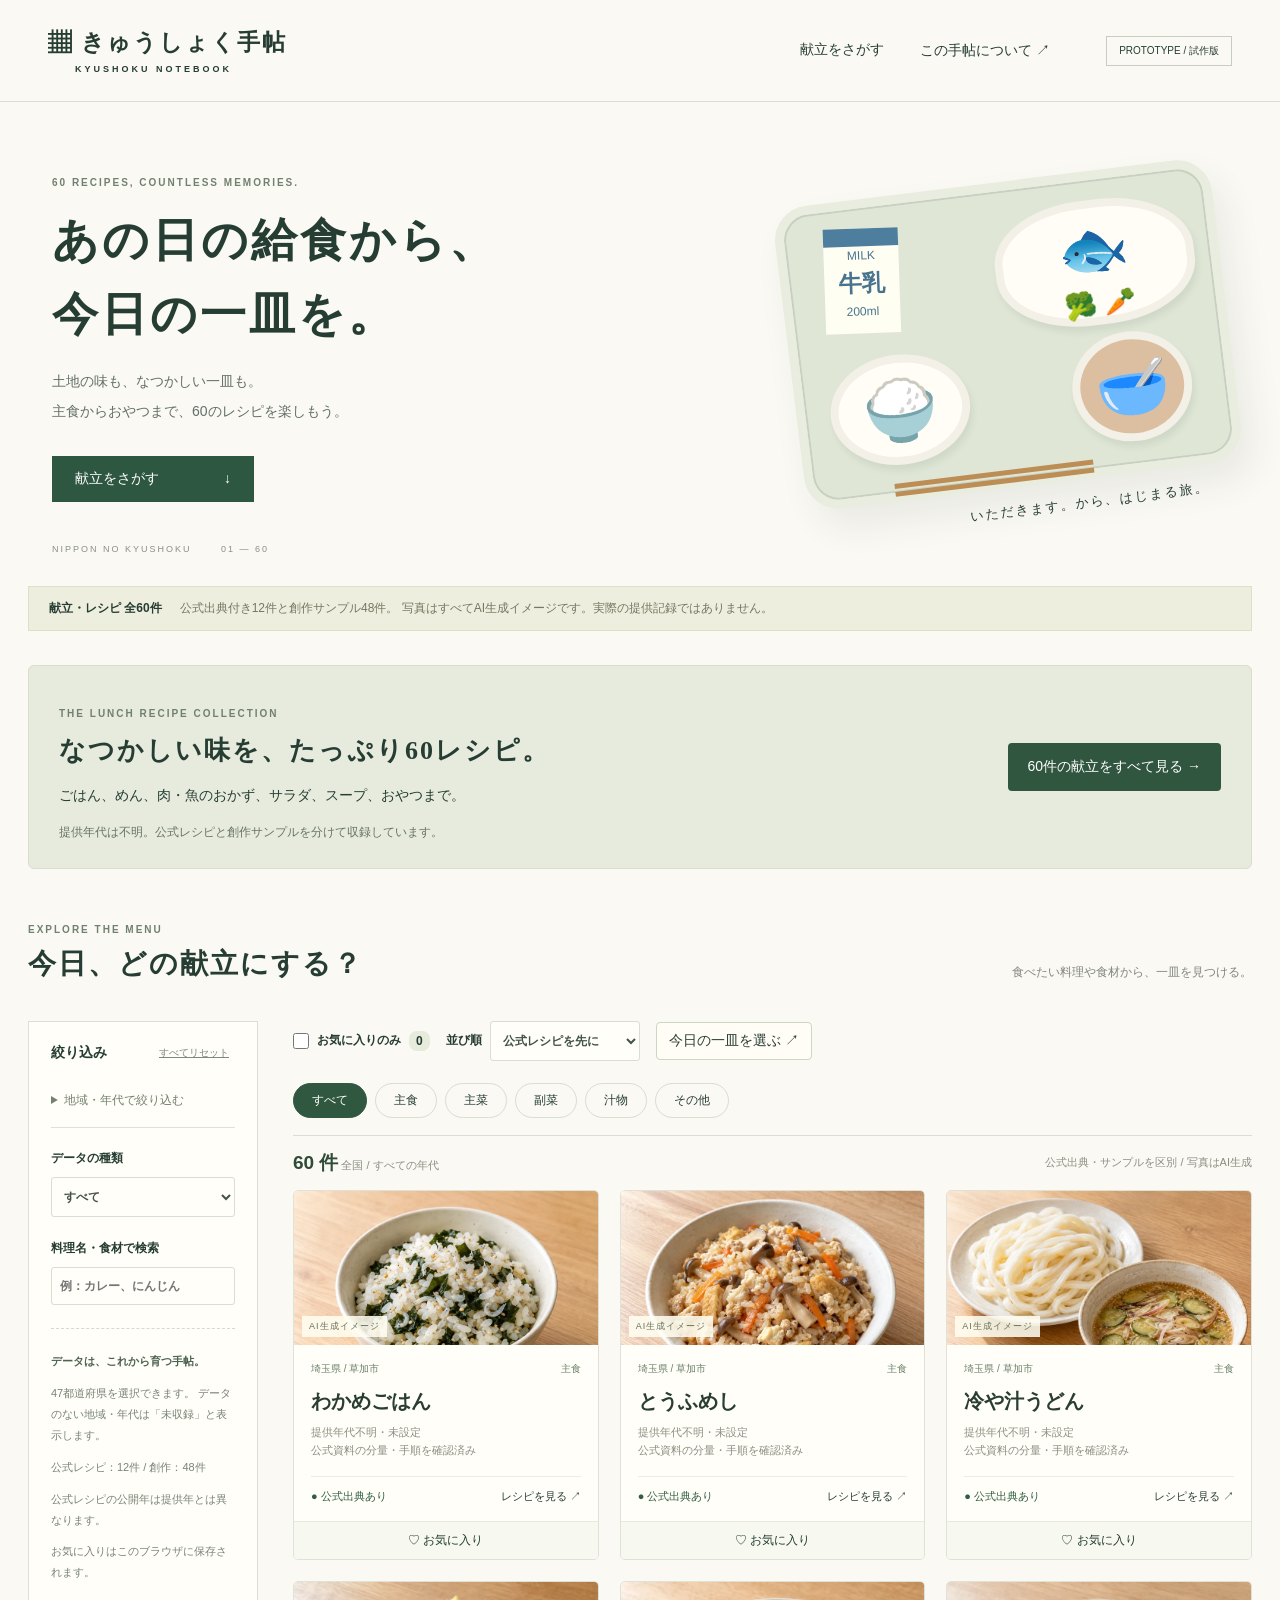
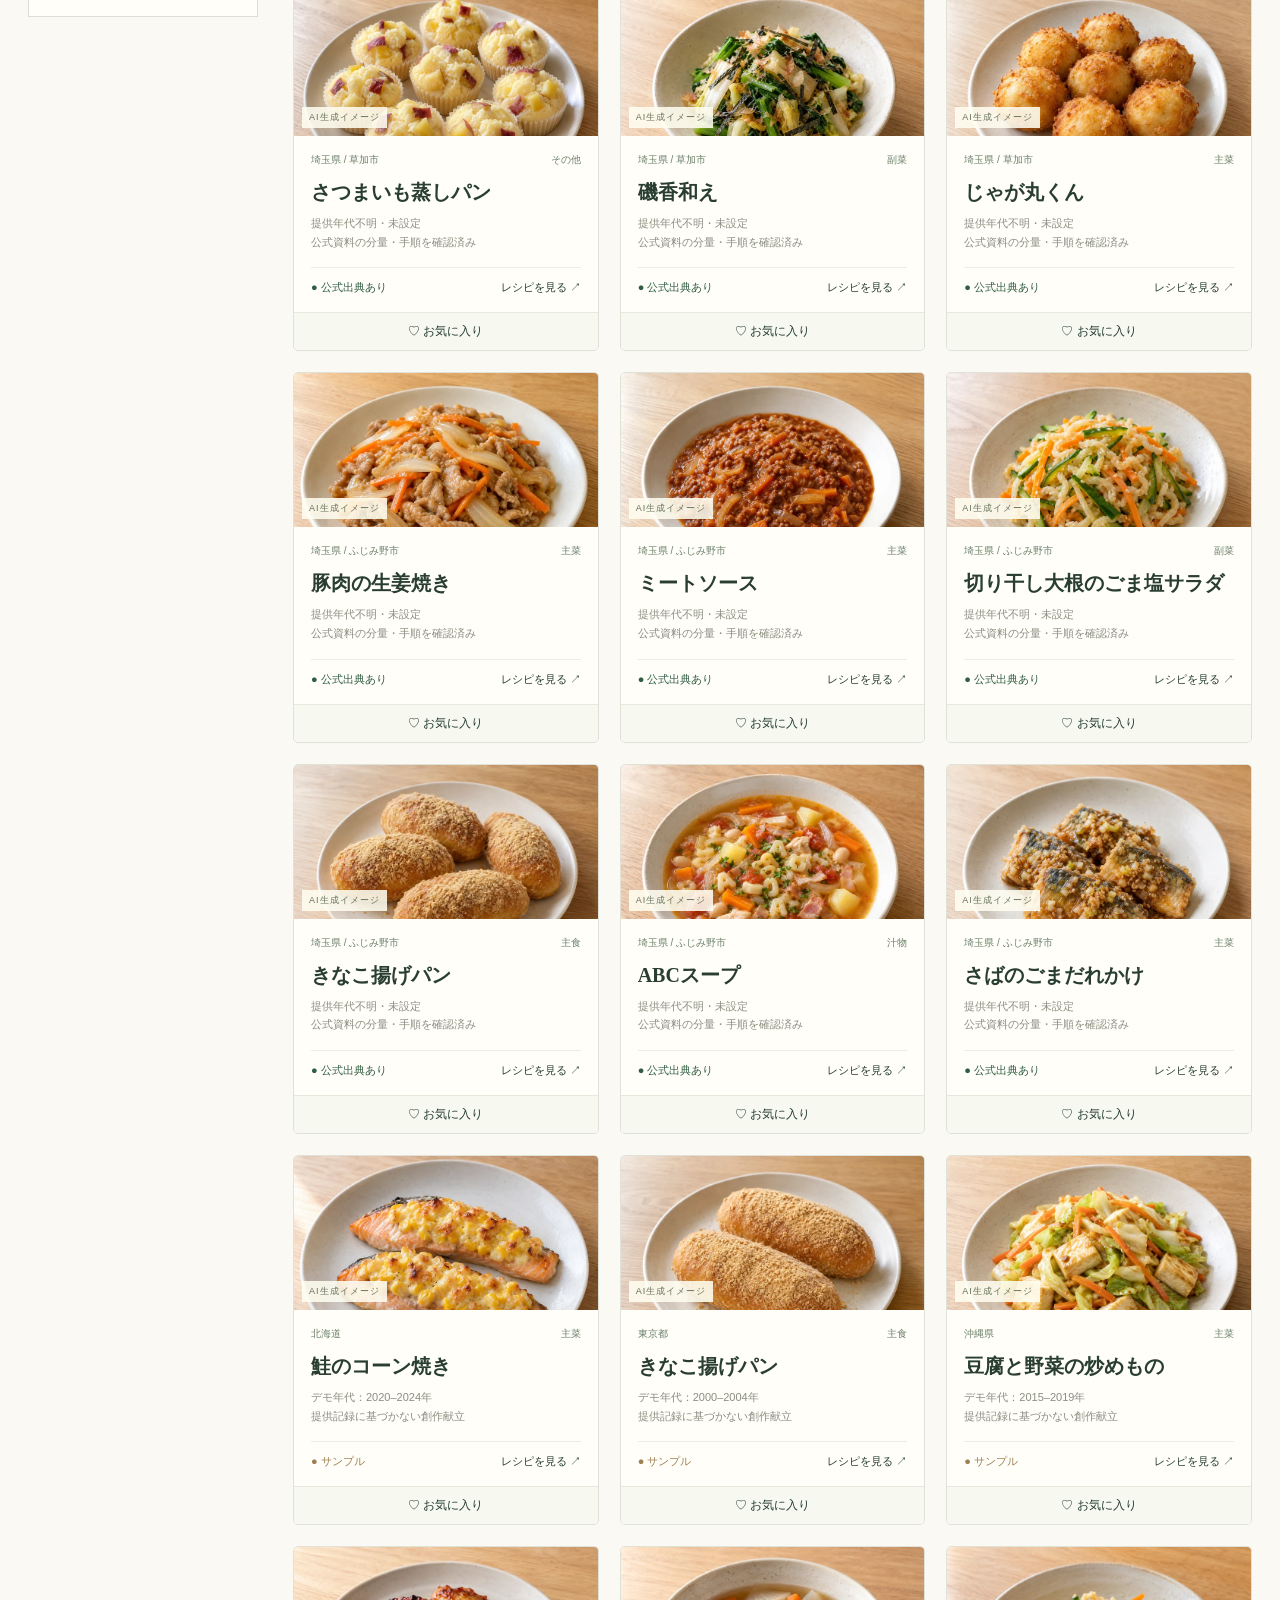
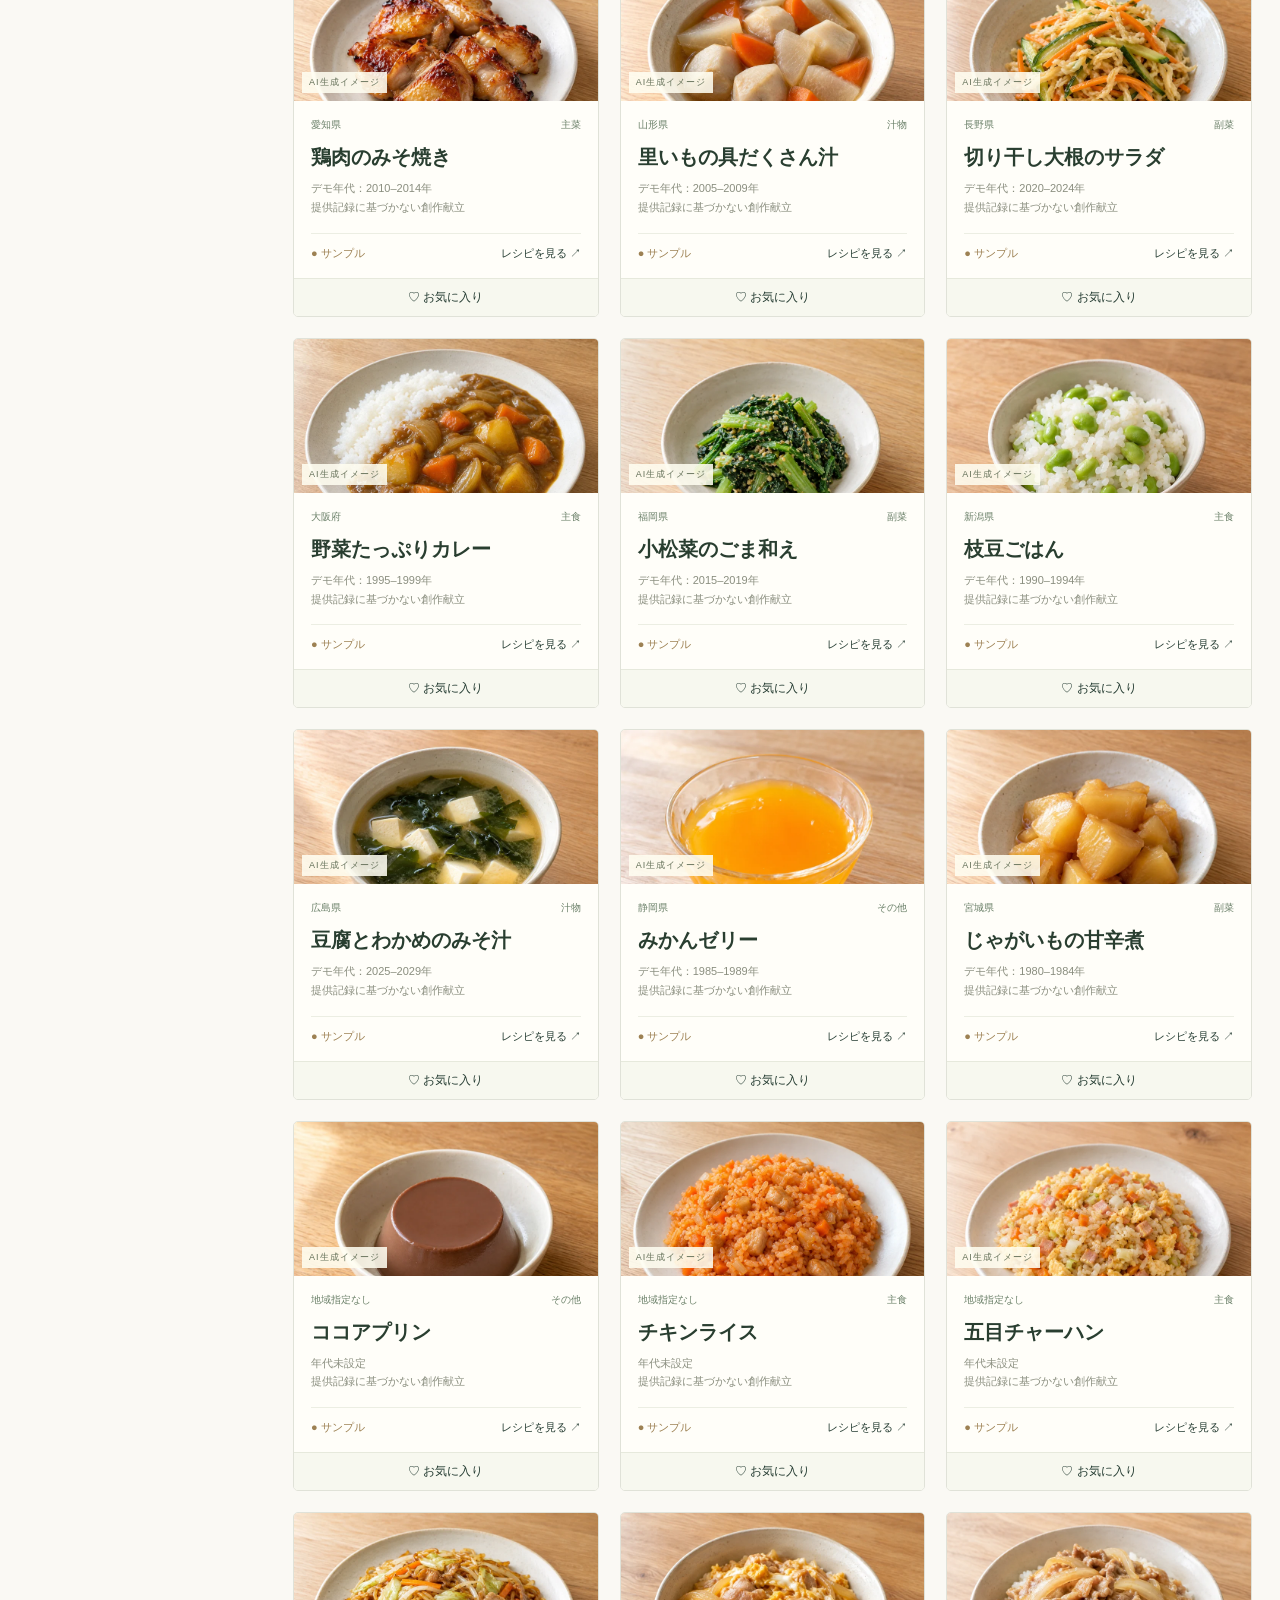
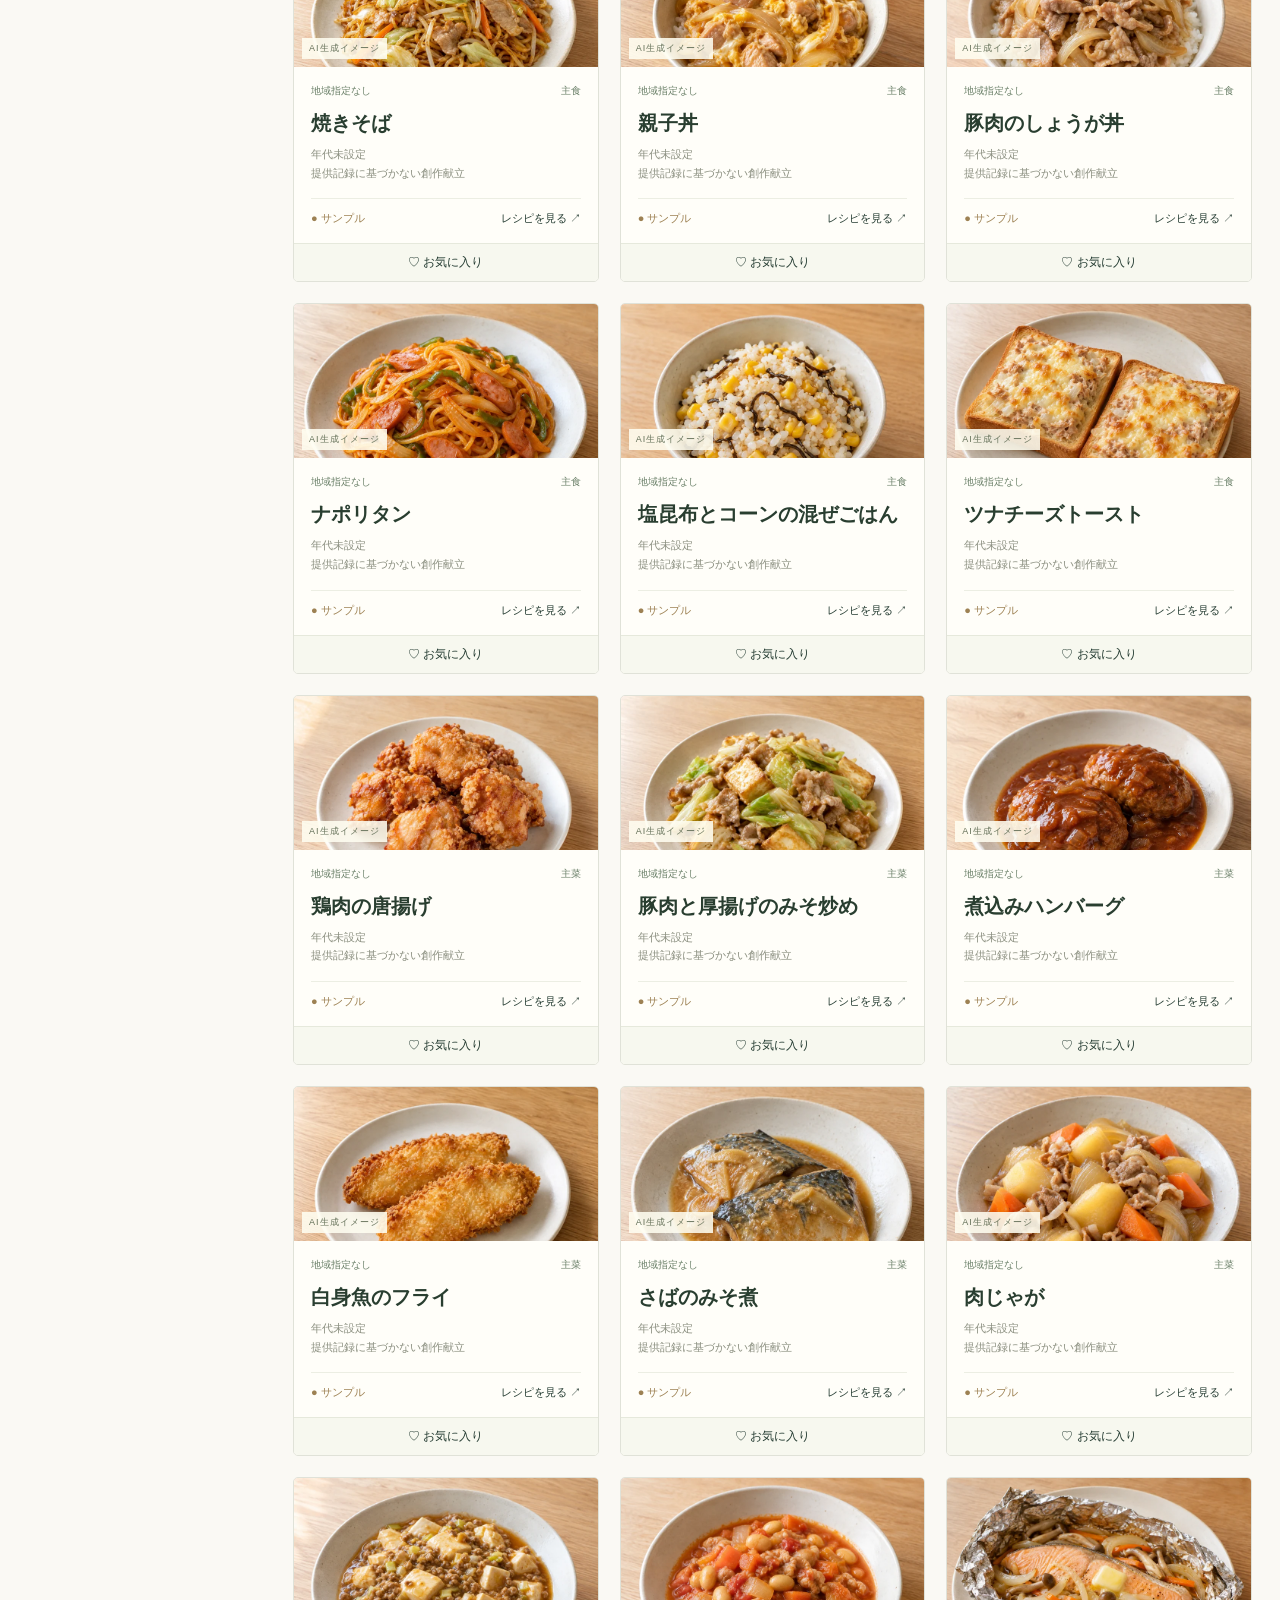
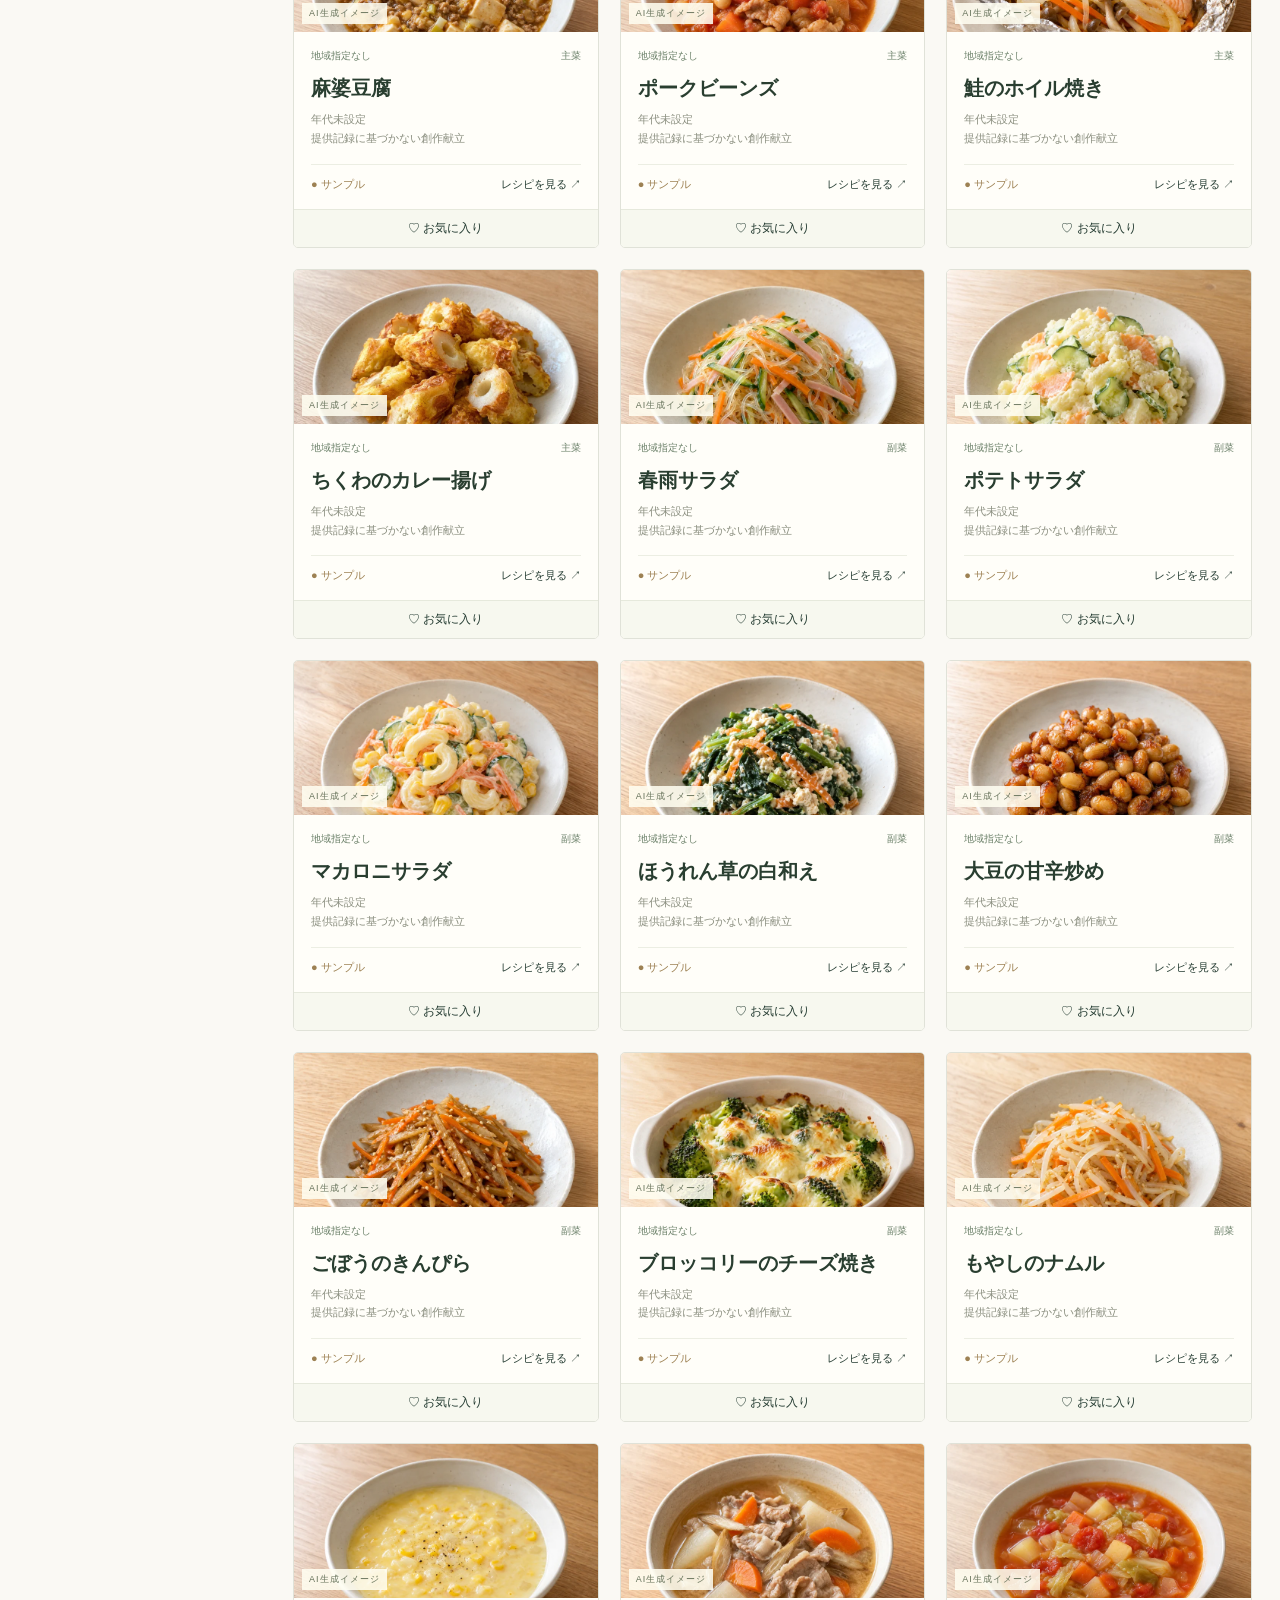
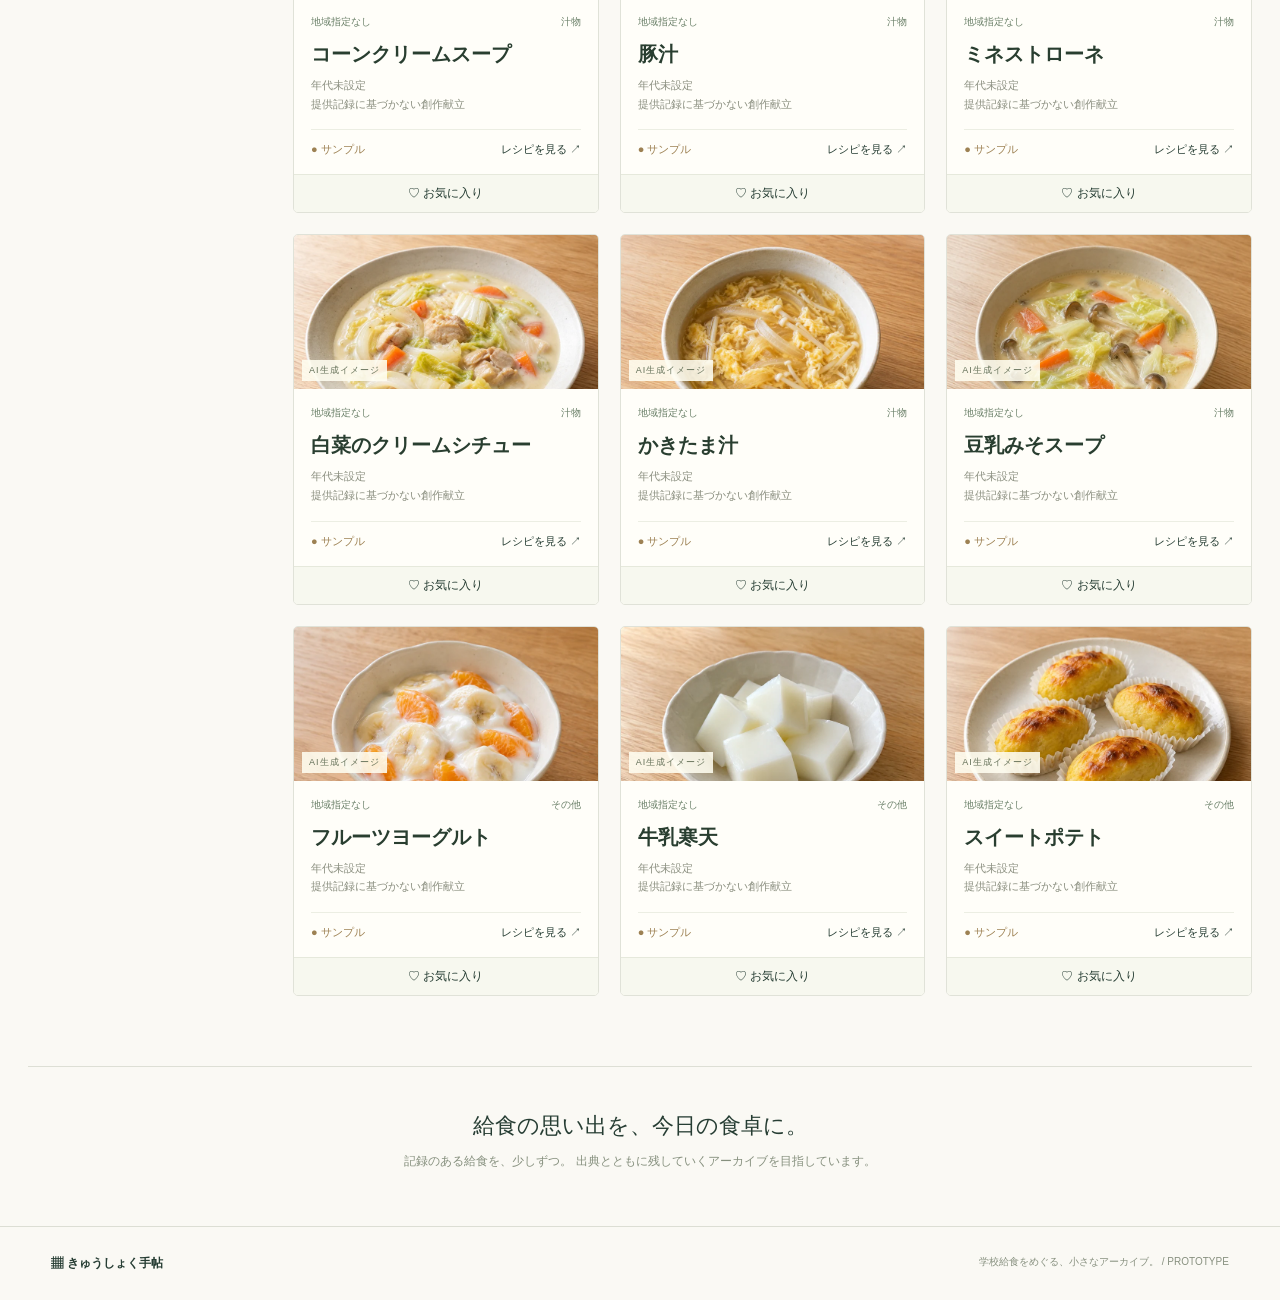
<file: docs/index.html>
<!doctype html>
<html lang="ja">
<head>
  <meta charset="UTF-8">
  <meta name="viewport" content="width=device-width, initial-scale=1">
  <title>きゅうしょく手帖 | 日本の給食をめぐる</title>
  <link rel="stylesheet" href="style.css">
</head>
<body>

<header>
  <a class="logo" href="./">
    ▦ きゅうしょく手帖
    <span>KYUSHOKU NOTEBOOK</span>
  </a>
  <nav>
    <a href="#explore">献立をさがす</a>
    <button id="about">この手帖について ↗</button>
  </nav>
  <small>PROTOTYPE / 試作版</small>
</header>

<main>
  <section class="hero">
    <div>
      <p class="eyebrow">60 RECIPES, COUNTLESS MEMORIES.</p>
      <h1>あの日の給食から、<br>今日の一皿を。</h1>
      <p class="intro">
        土地の味も、なつかしい一皿も。<br>
        主食からおやつまで、60のレシピを楽しもう。
      </p>
      <a class="cta" href="#explore">
        献立をさがす <span>↓</span>
      </a>
    </div>

    <div class="tray" aria-label="給食のイラスト">
      <div class="milk">MILK<br><b>牛乳</b><br>200ml</div>
      <div class="dish rice">🍚</div>
      <div class="dish fish">🐟<span>🥦 🥕</span></div>
      <div class="dish soup">🥣</div>
      <span class="chopsticks"></span>
      <p>いただきます。から、はじまる旅。</p>
    </div>

    <div class="hero-note">
      NIPPON NO KYUSHOKU <span>01 — 60</span>
    </div>
  </section>

  <div class="notice">
    <span>献立・レシピ 全60件</span>
    <p>
      公式出典付き12件と創作サンプル48件。
      写真はすべてAI生成イメージです。実際の提供記録ではありません。
    </p>
  </div>

  <section class="spotlight">
    <div>
      <p class="eyebrow">THE LUNCH RECIPE COLLECTION</p>
      <h2>なつかしい味を、たっぷり60レシピ。</h2>
      <p>ごはん、めん、肉・魚のおかず、サラダ、スープ、おやつまで。</p>
      <small>
        提供年代は不明。公式レシピと創作サンプルを分けて収録しています。
      </small>
    </div>
    <button id="saitama">60件の献立をすべて見る →</button>
  </section>

  <section id="explore">
    <div class="section-title">
      <div>
        <p class="eyebrow">EXPLORE THE MENU</p>
        <h2>今日、どの献立にする？</h2>
      </div>
      <p>食べたい料理や食材から、一皿を見つける。</p>
    </div>

    <div class="workspace">
      <aside>
        <div class="filter-title">
          <b>絞り込み</b>
          <button id="reset">すべてリセット</button>
        </div>

        <details class="advanced">
          <summary>地域・年代で絞り込む</summary>

          <label>
            地方
            <select id="region">
              <option value="">すべての地方</option>
            </select>
          </label>

          <label>
            都道府県
            <select id="pref">
              <option value="">全国すべて</option>
            </select>
          </label>

          <label>
            市町村（公式レシピ）
            <select id="city">
              <option value="">すべての市町村</option>
            </select>
          </label>

          <label>
            年代（5年刻み）
            <select id="era">
              <option value="">すべての年代</option>
            </select>
          </label>
        </details>

        <label>
          データの種類
          <select id="kind">
            <option value="">すべて</option>
            <option value="sample">サンプル</option>
            <option value="verified">公式レシピ（出典確認済み）</option>
          </select>
        </label>

        <label>
          料理名・食材で検索
          <input
            id="search"
            type="search"
            placeholder="例：カレー、にんじん">
        </label>

        <div class="aside-note">
          <b>データは、これから育つ手帖。</b>
          <p>
            47都道府県を選択できます。
            データのない地域・年代は「未収録」と表示します。
          </p>
          <p>公式レシピ：12件 / 創作：48件</p>
          <p>公式レシピの公開年は提供年とは異なります。</p>
          <p id="storageNote"></p>
        </div>
      </aside>

      <div class="results">
        <div class="browse-tools">
          <label class="check">
            <input id="favoriteOnly" type="checkbox">
            お気に入りのみ
            <span id="favoriteCount">0</span>
          </label>

          <label class="sort-label">
            並び順
            <select id="sort">
              <option value="">公式レシピを先に</option>
              <option value="name">料理名順</option>
            </select>
          </label>

          <button id="random">今日の一皿を選ぶ ↗</button>
        </div>

        <div id="tabs" class="tabs" aria-label="献立分類"></div>

        <div class="result-meta">
          <p>
            <b id="count"></b>
            <span id="context"></span>
          </p>
          <span>公式出典・サンプルを区別 / 写真はAI生成</span>
        </div>

        <div id="cards" class="cards"></div>
      </div>
    </div>
  </section>

  <section class="footnote">
    <span>給食の思い出を、今日の食卓に。</span>
    <p>
      記録のある給食を、少しずつ。
      出典とともに残していくアーカイブを目指しています。
    </p>
  </section>
</main>

<footer>
  <b>▦ きゅうしょく手帖</b>
  <span>学校給食をめぐる、小さなアーカイブ。 / PROTOTYPE</span>
</footer>

<dialog id="detail">
  <button class="close" aria-label="閉じる">×</button>
  <div id="detailBody"></div>
</dialog>

<script type="module" src="app.js"></script>

<!-- アクセス解析 -->
<script
  data-goatcounter="https://se0810.goatcounter.com/count"
  async
  src="https://gc.zgo.at/count.js">
</script>

</body>
</html>
</file>
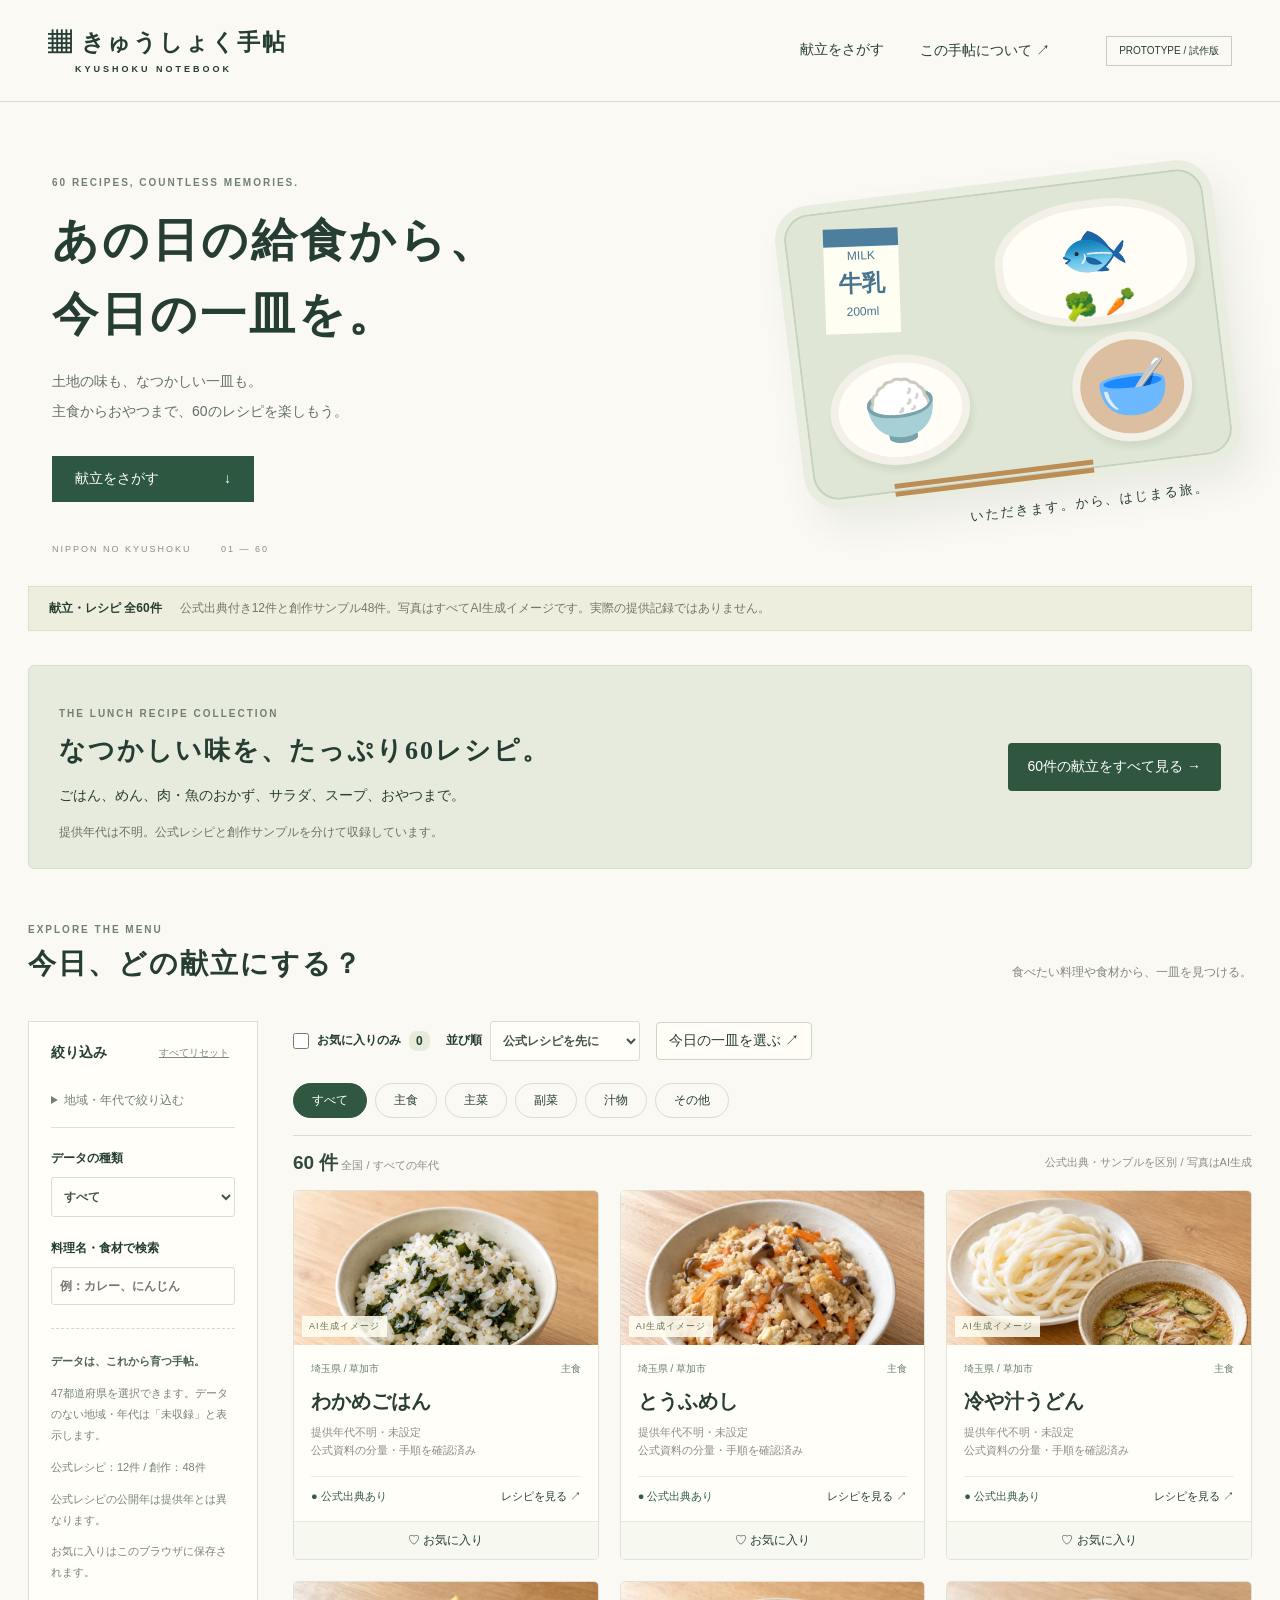
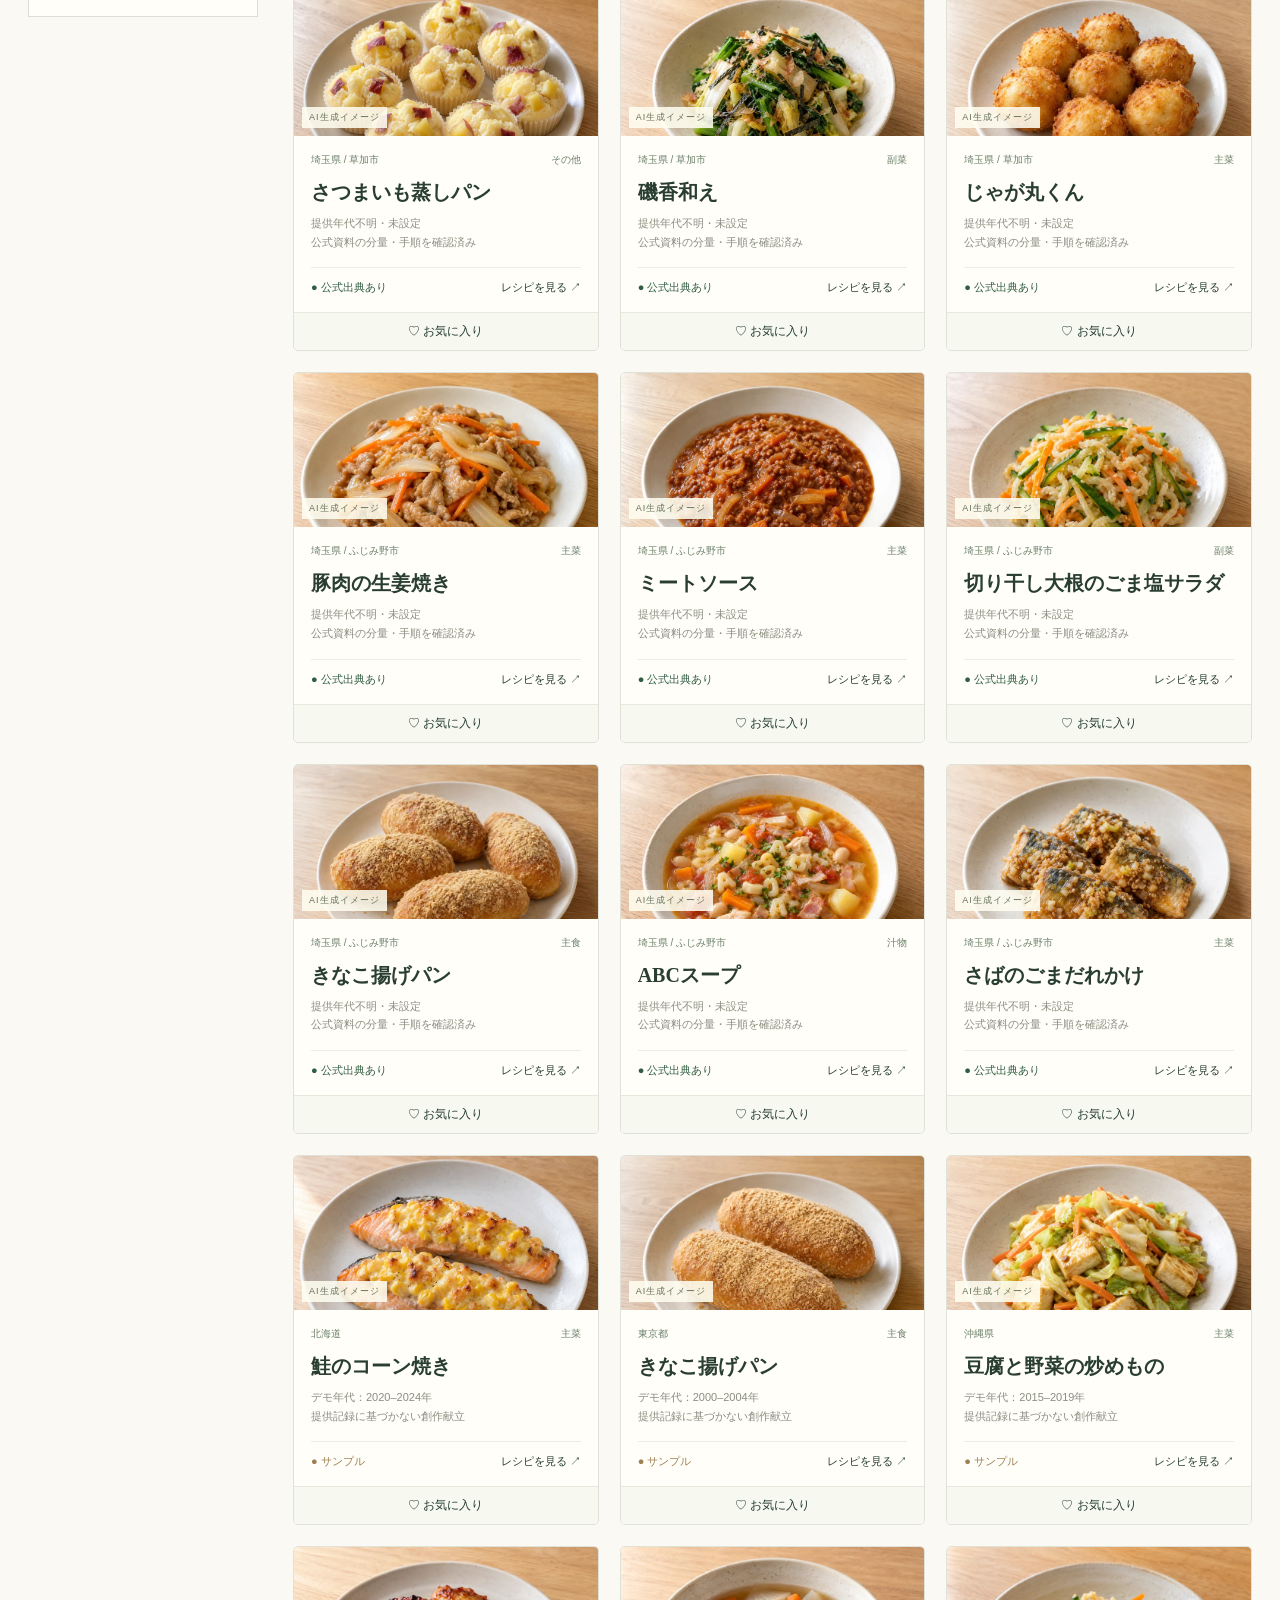
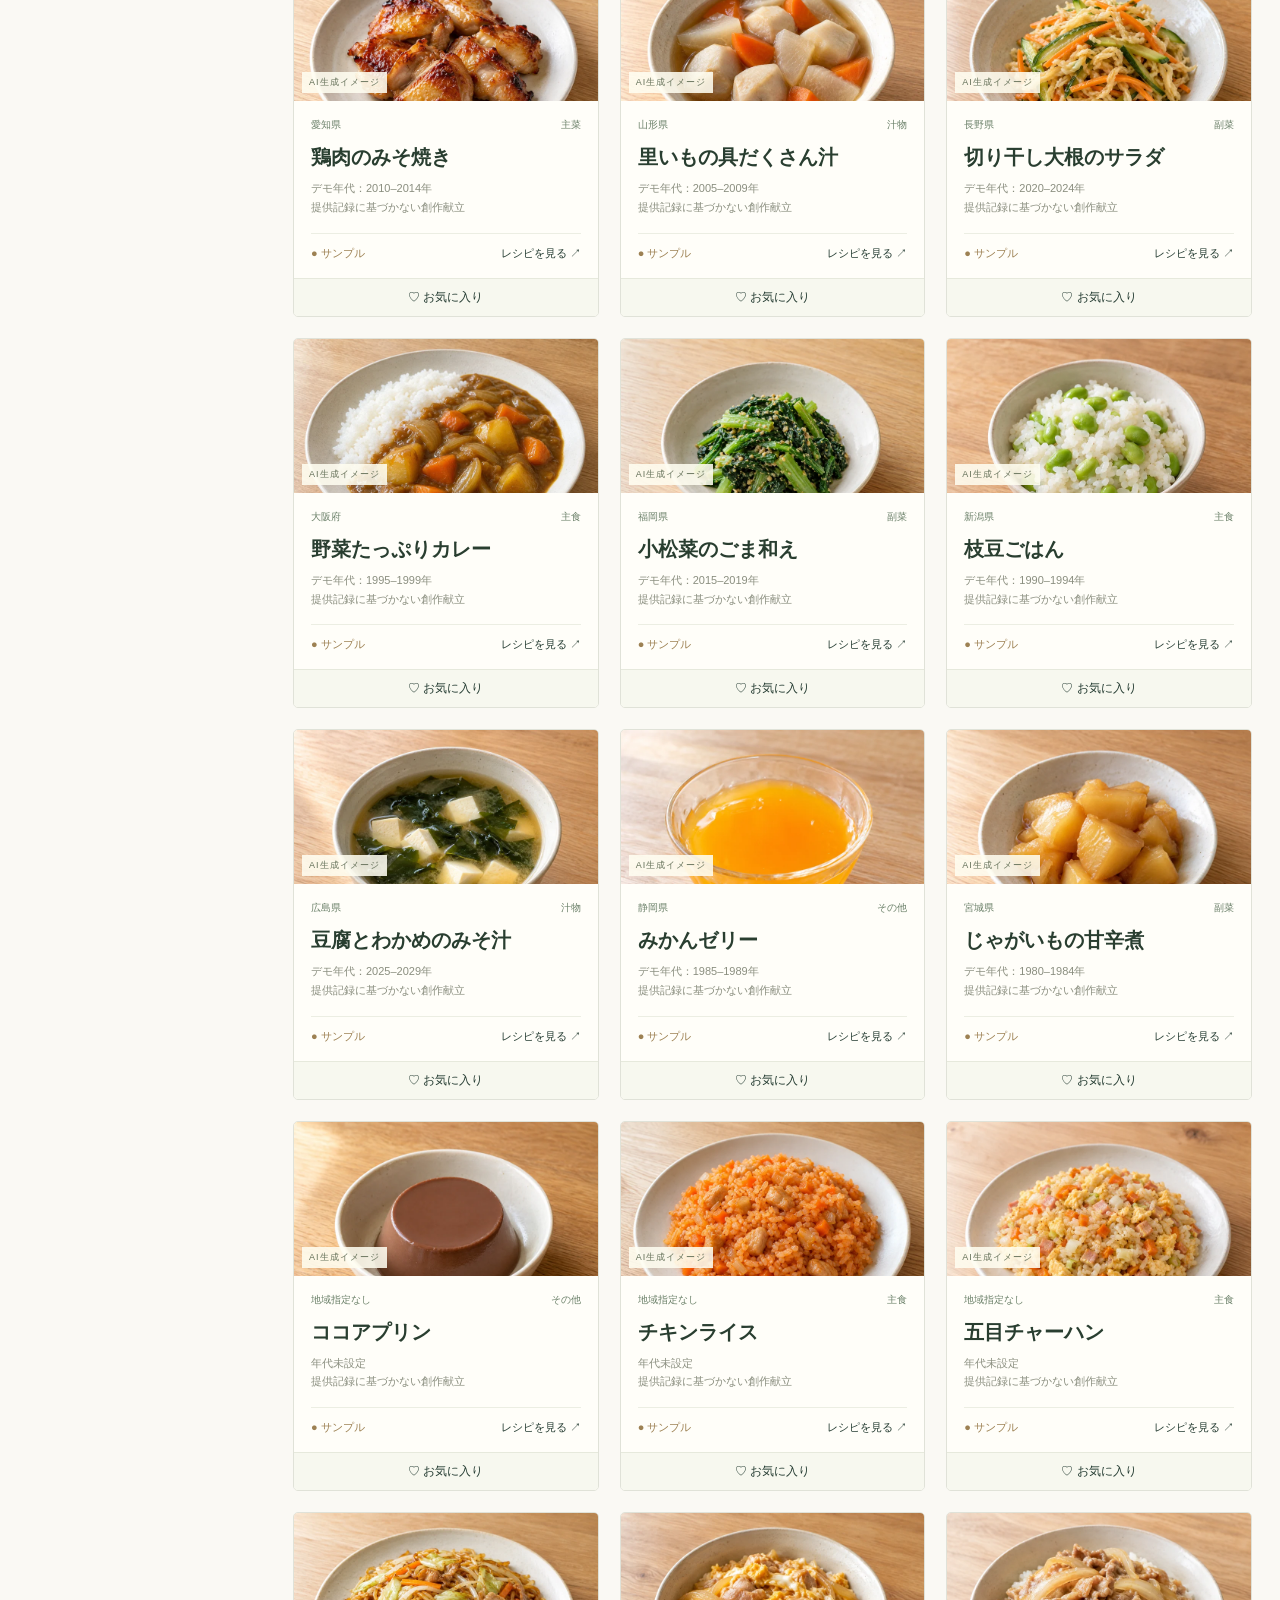
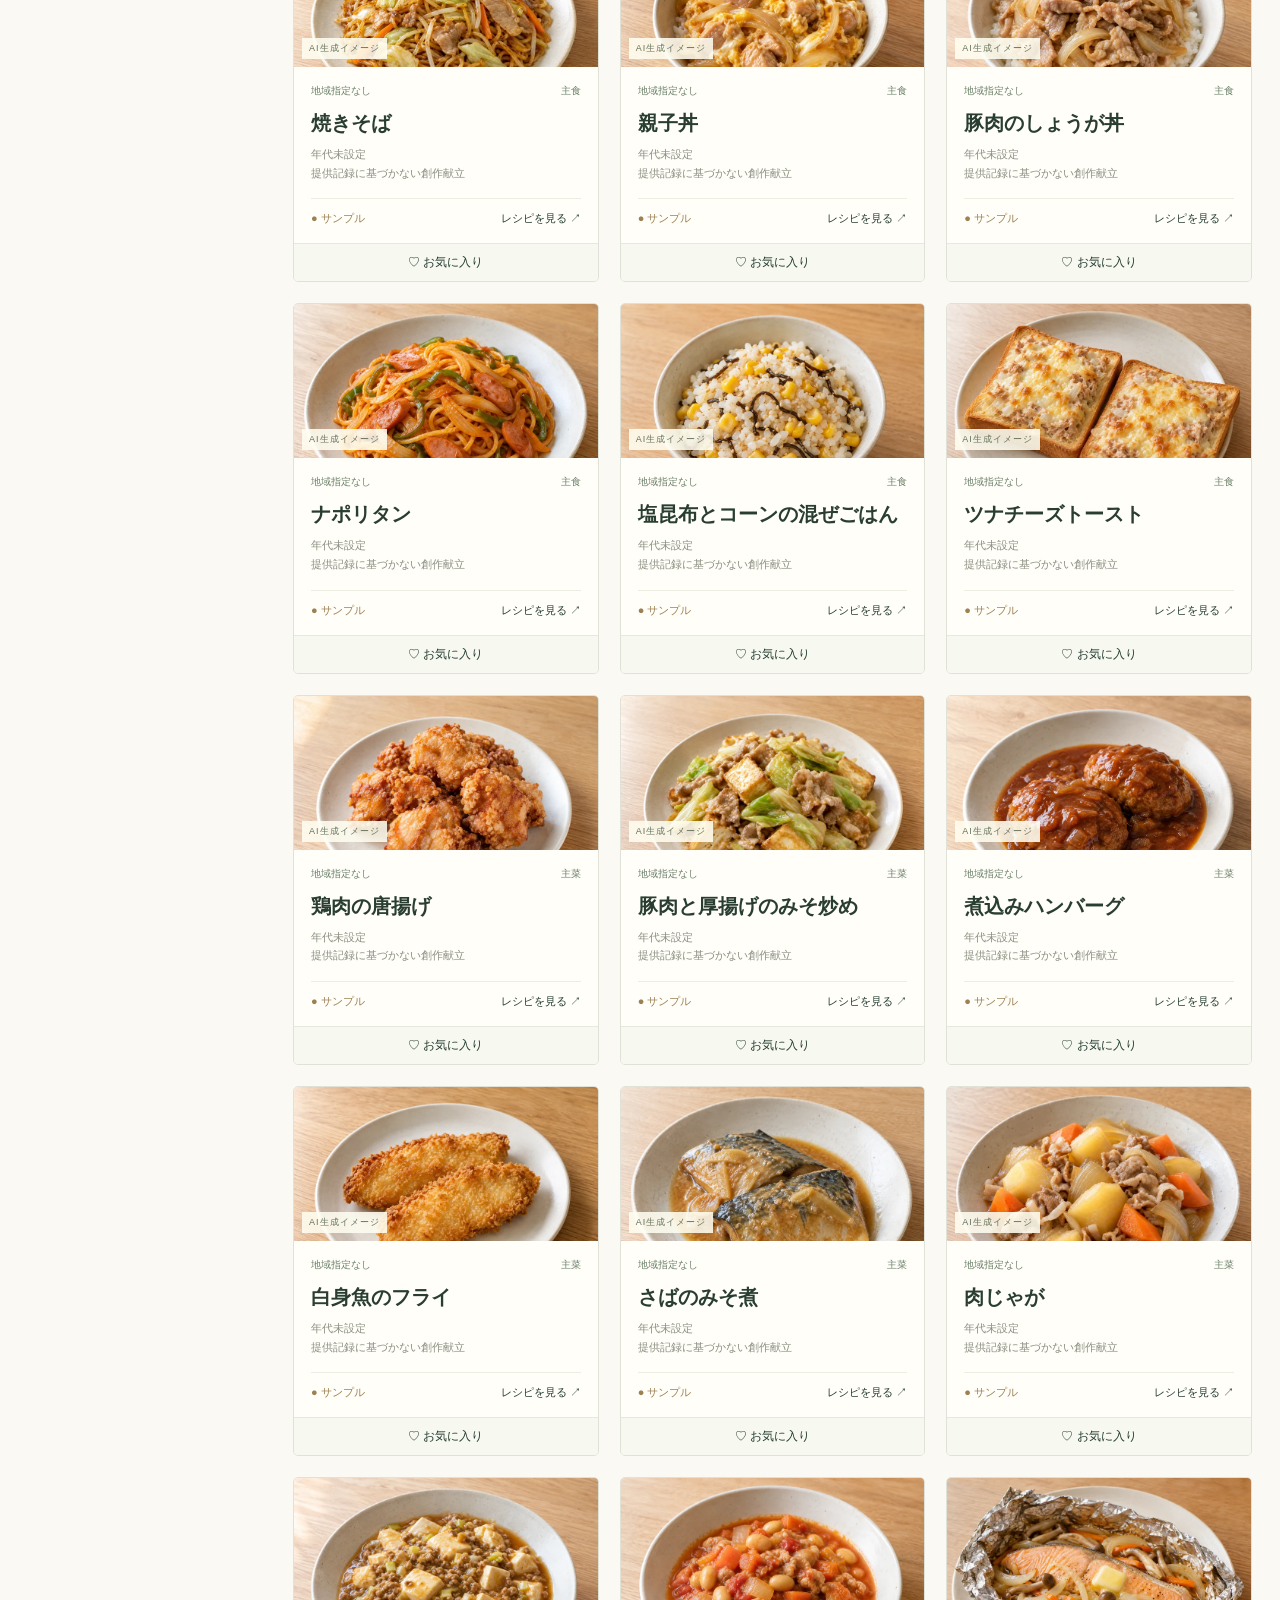
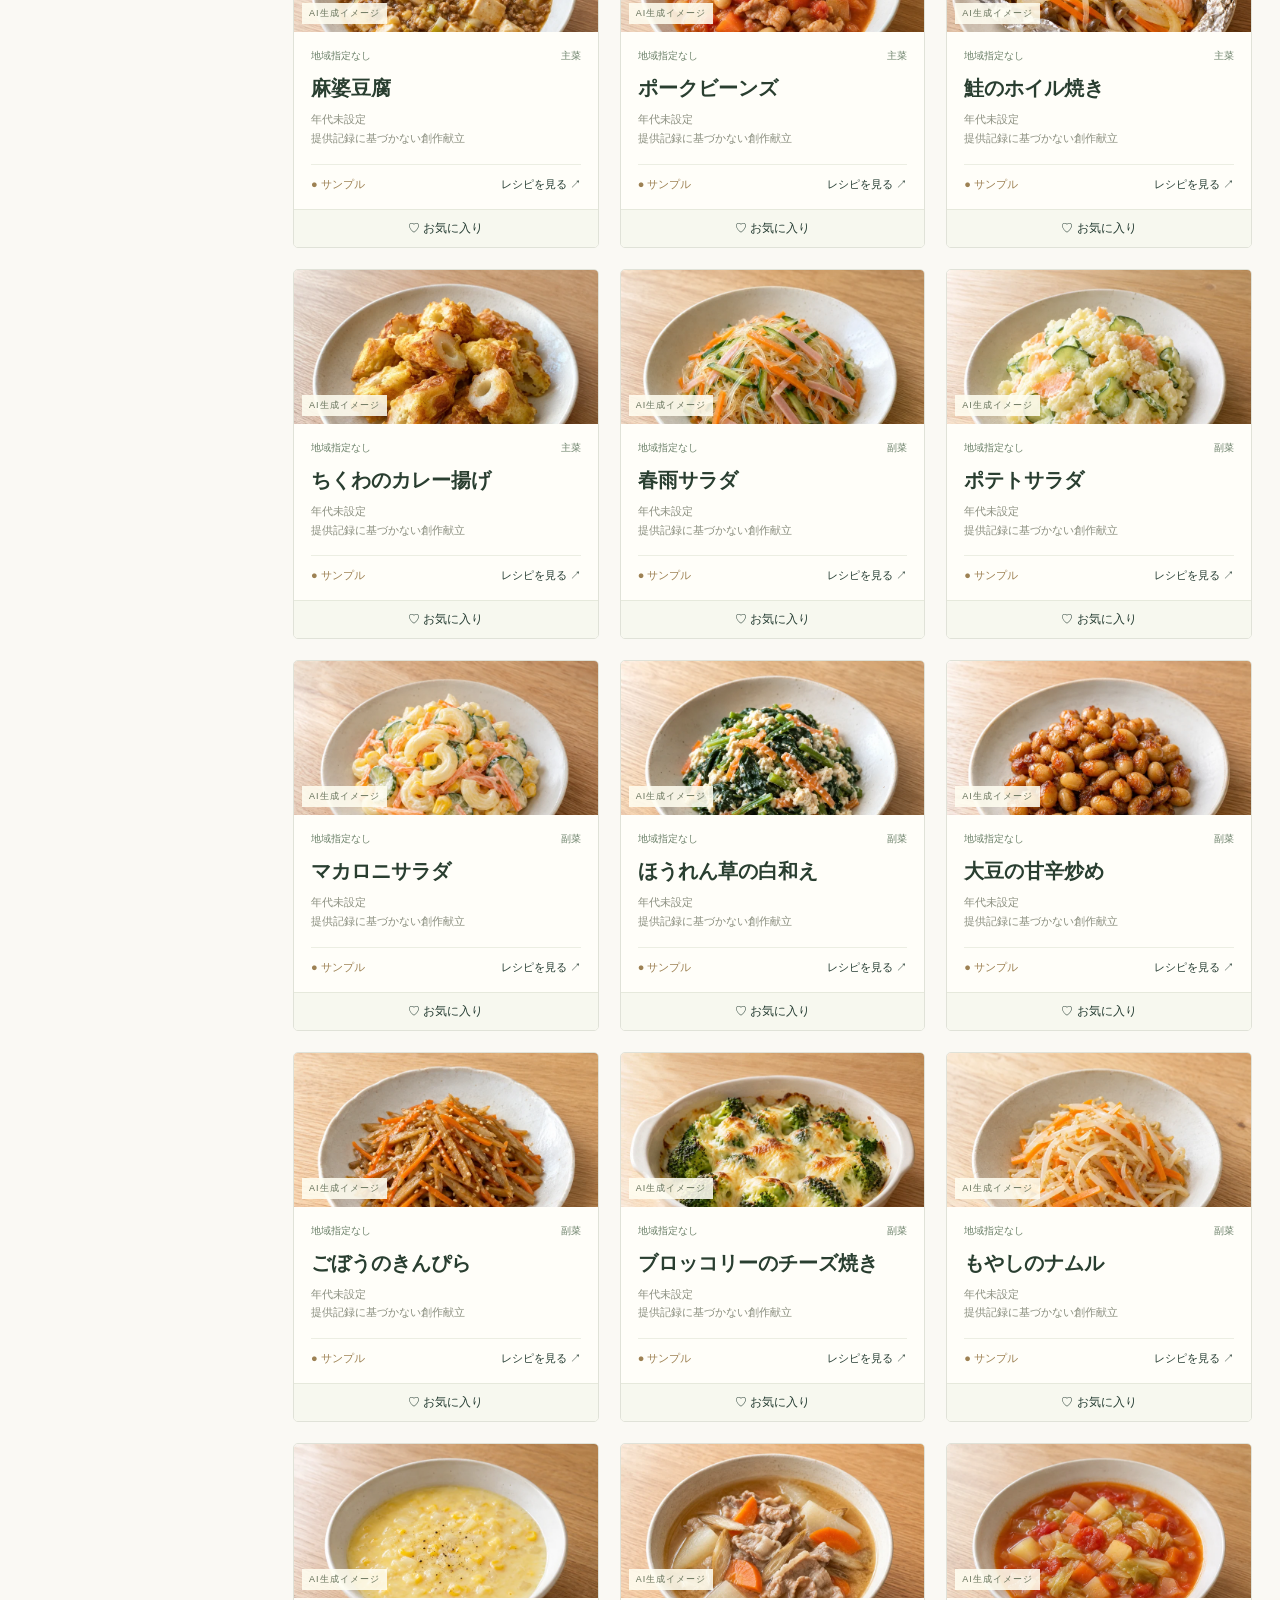
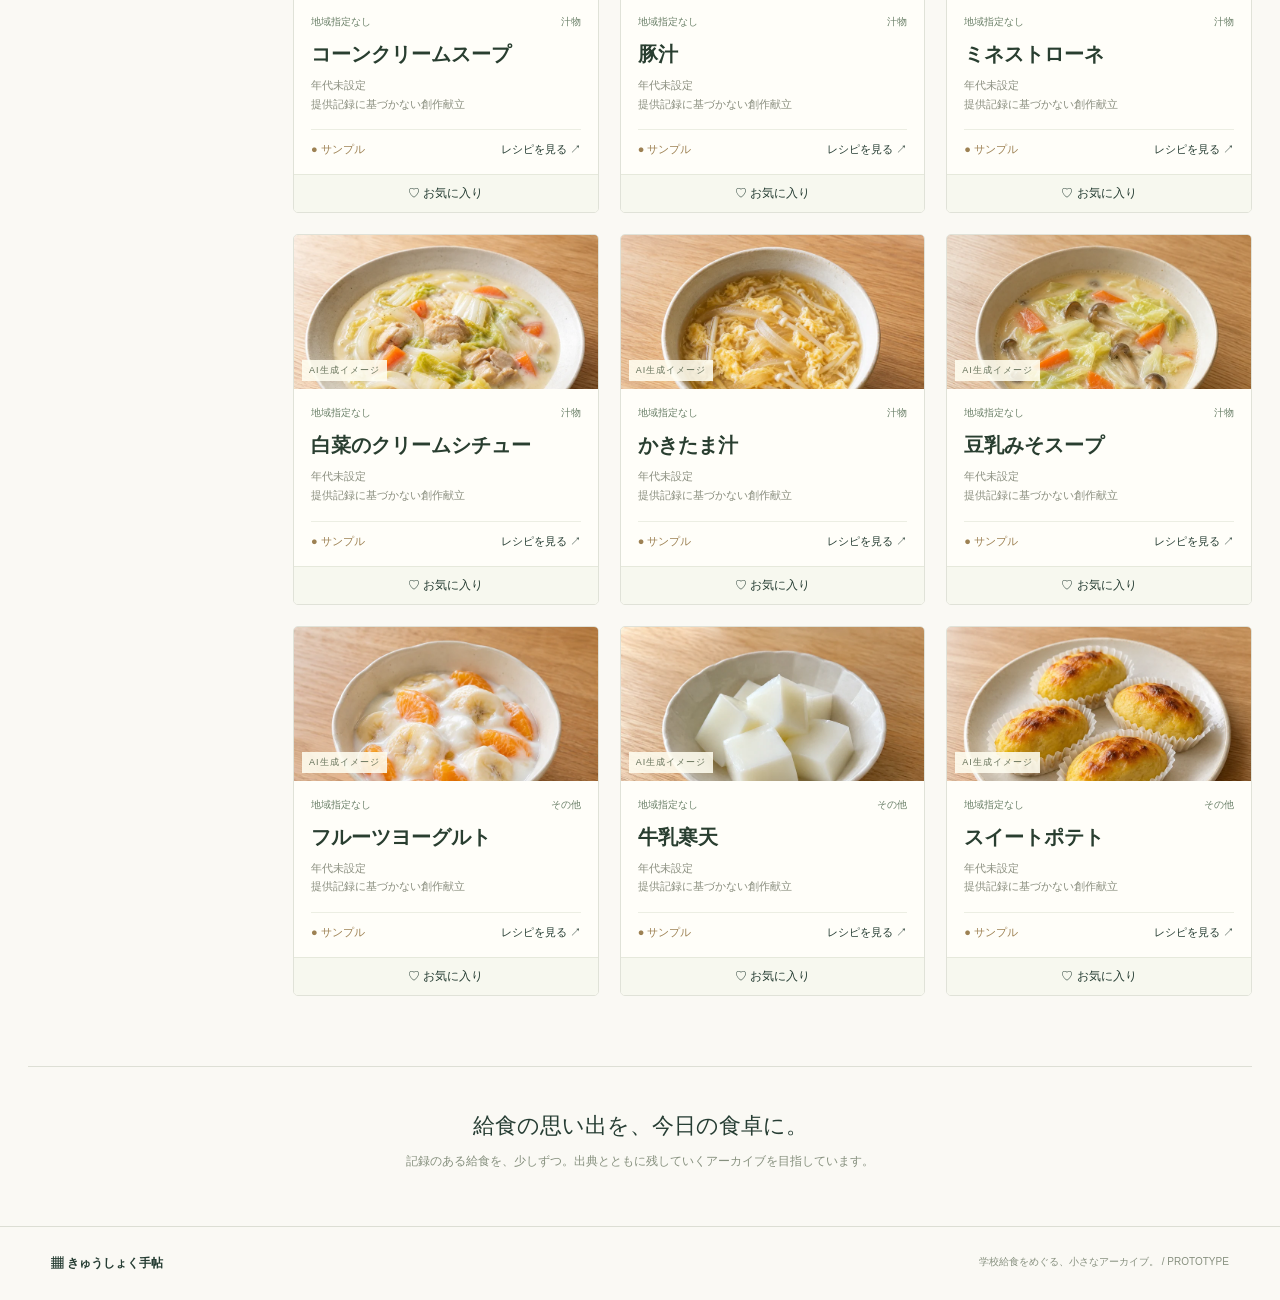
<file: kyu/github-ready/index.html>
<!doctype html><html lang="ja"><head><meta charset="UTF-8"><meta name="viewport" content="width=device-width, initial-scale=1"><title>きゅうしょく手帖 | 日本の給食をめぐる</title><link rel="stylesheet" href="style.css"></head><body>
<header><a class="logo" href="./">▦ きゅうしょく手帖<span>KYUSHOKU NOTEBOOK</span></a><nav><a href="#explore">献立をさがす</a><button id="about">この手帖について ↗</button></nav><small>PROTOTYPE / 試作版</small></header>
<main><section class="hero"><div><p class="eyebrow">60 RECIPES, COUNTLESS MEMORIES.</p><h1>あの日の給食から、<br>今日の一皿を。</h1><p class="intro">土地の味も、なつかしい一皿も。<br>主食からおやつまで、60のレシピを楽しもう。</p><a class="cta" href="#explore">献立をさがす <span>↓</span></a></div><div class="tray" aria-label="給食のイラスト"><div class="milk">MILK<br><b>牛乳</b><br>200ml</div><div class="dish rice">🍚</div><div class="dish fish">🐟<span>🥦 🥕</span></div><div class="dish soup">🥣</div><span class="chopsticks"></span><p>いただきます。から、はじまる旅。</p></div><div class="hero-note">NIPPON NO KYUSHOKU <span>01 — 60</span></div></section>
<div class="notice"><span>献立・レシピ 全60件</span><p>公式出典付き12件と創作サンプル48件。写真はすべてAI生成イメージです。実際の提供記録ではありません。</p></div>
<section class="spotlight"><div><p class="eyebrow">THE LUNCH RECIPE COLLECTION</p><h2>なつかしい味を、たっぷり60レシピ。</h2><p>ごはん、めん、肉・魚のおかず、サラダ、スープ、おやつまで。</p><small>提供年代は不明。公式レシピと創作サンプルを分けて収録しています。</small></div><button id="saitama">60件の献立をすべて見る →</button></section><section id="explore"><div class="section-title"><div><p class="eyebrow">EXPLORE THE MENU</p><h2>今日、どの献立にする？</h2></div><p>食べたい料理や食材から、一皿を見つける。</p></div>
<div class="workspace"><aside><div class="filter-title"><b>絞り込み</b><button id="reset">すべてリセット</button></div><details class="advanced"><summary>地域・年代で絞り込む</summary><label>地方<select id="region"><option value="">すべての地方</option></select></label><label>都道府県<select id="pref"><option value="">全国すべて</option></select></label><label>市町村（公式レシピ）<select id="city"><option value="">すべての市町村</option></select></label><label>年代（5年刻み）<select id="era"><option value="">すべての年代</option></select></label></details><label>データの種類<select id="kind"><option value="">すべて</option><option value="sample">サンプル</option><option value="verified">公式レシピ（出典確認済み）</option></select></label><label>料理名・食材で検索<input id="search" type="search" placeholder="例：カレー、にんじん"></label><div class="aside-note"><b>データは、これから育つ手帖。</b><p>47都道府県を選択できます。データのない地域・年代は「未収録」と表示します。</p><p>公式レシピ：12件 / 創作：48件</p><p>公式レシピの公開年は提供年とは異なります。</p><p id="storageNote"></p></div></aside><div class="results"><div class="browse-tools"><label class="check"><input id="favoriteOnly" type="checkbox">お気に入りのみ <span id="favoriteCount">0</span></label><label class="sort-label">並び順<select id="sort"><option value="">公式レシピを先に</option><option value="name">料理名順</option></select></label><button id="random">今日の一皿を選ぶ ↗</button></div><div id="tabs" class="tabs" aria-label="献立分類"></div><div class="result-meta"><p><b id="count"></b> <span id="context"></span></p><span>公式出典・サンプルを区別 / 写真はAI生成</span></div><div id="cards" class="cards"></div></div></div></section><section class="footnote"><span>給食の思い出を、今日の食卓に。</span><p>記録のある給食を、少しずつ。出典とともに残していくアーカイブを目指しています。</p></section></main><footer><b>▦ きゅうしょく手帖</b><span>学校給食をめぐる、小さなアーカイブ。 / PROTOTYPE</span></footer>
<dialog id="detail"><button class="close" aria-label="閉じる">×</button><div id="detailBody"></div></dialog><script type="module" src="app.js"></script></body></html>
</file>
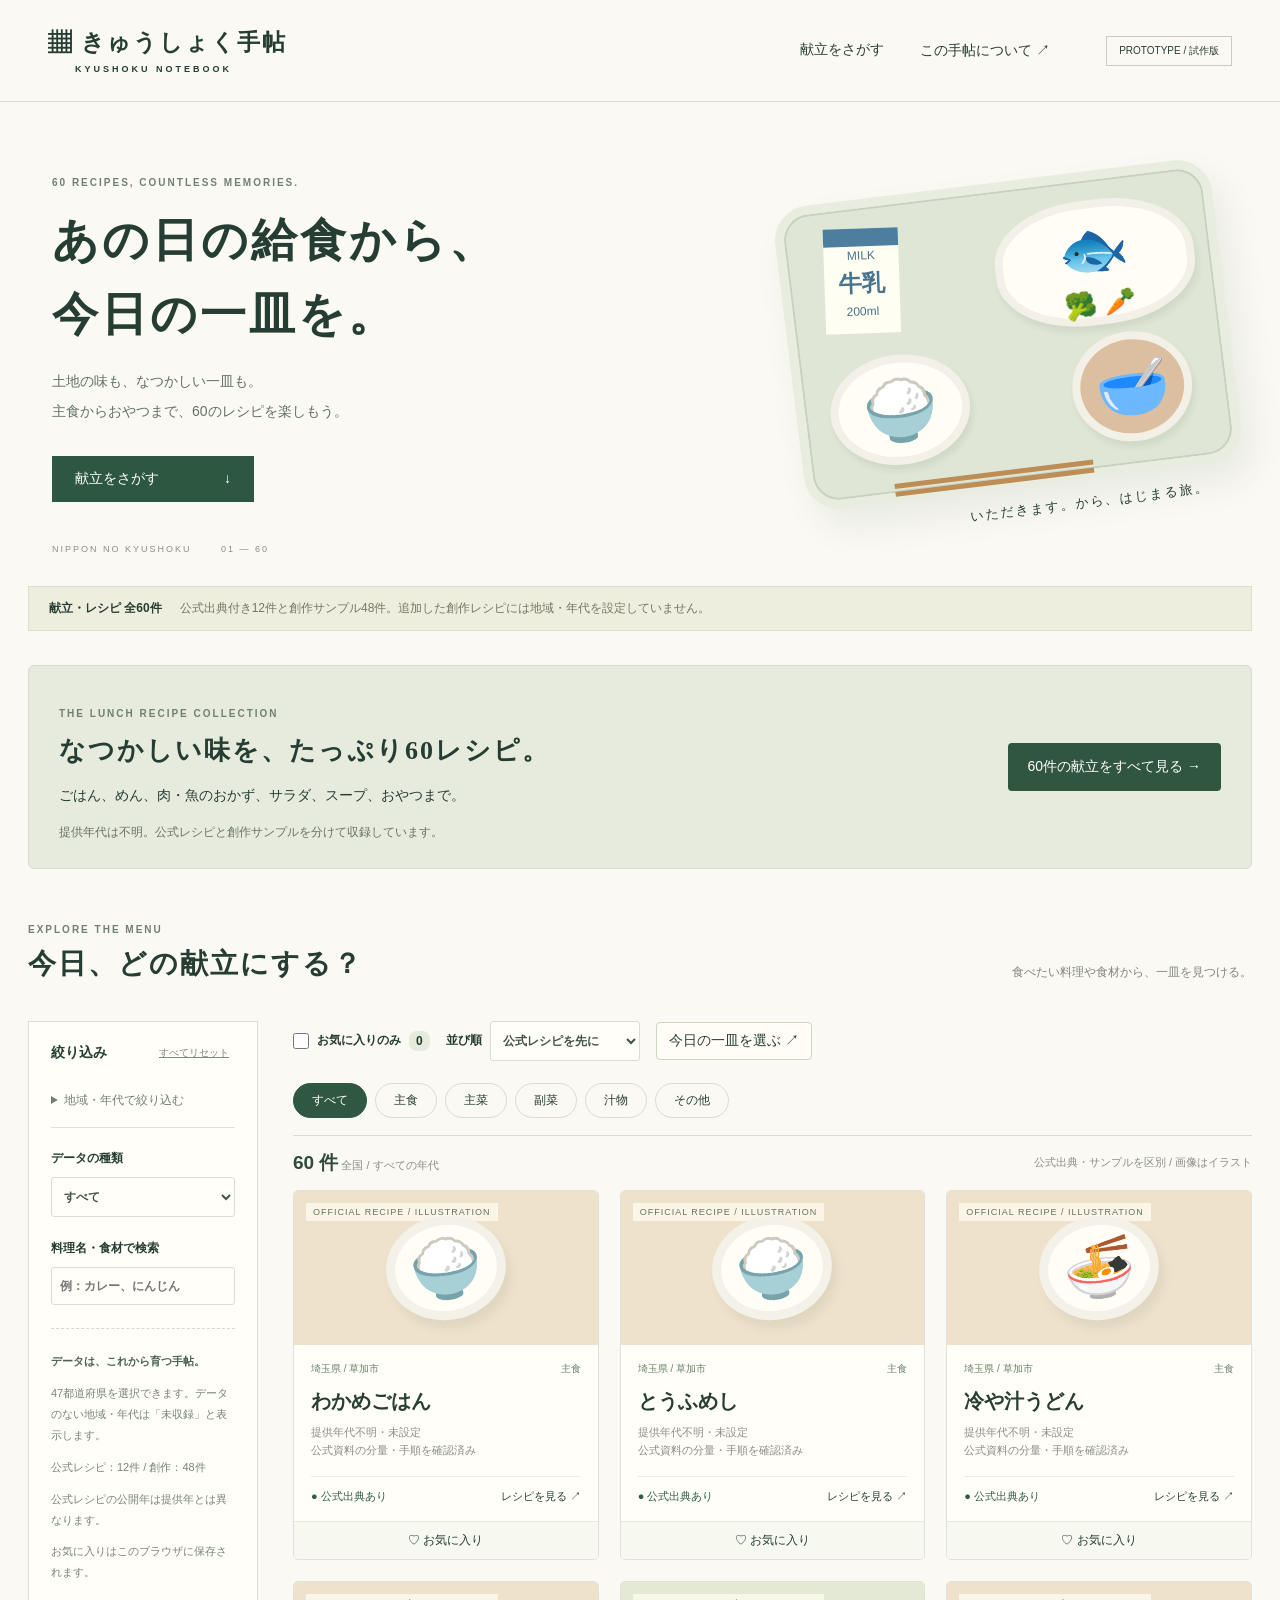
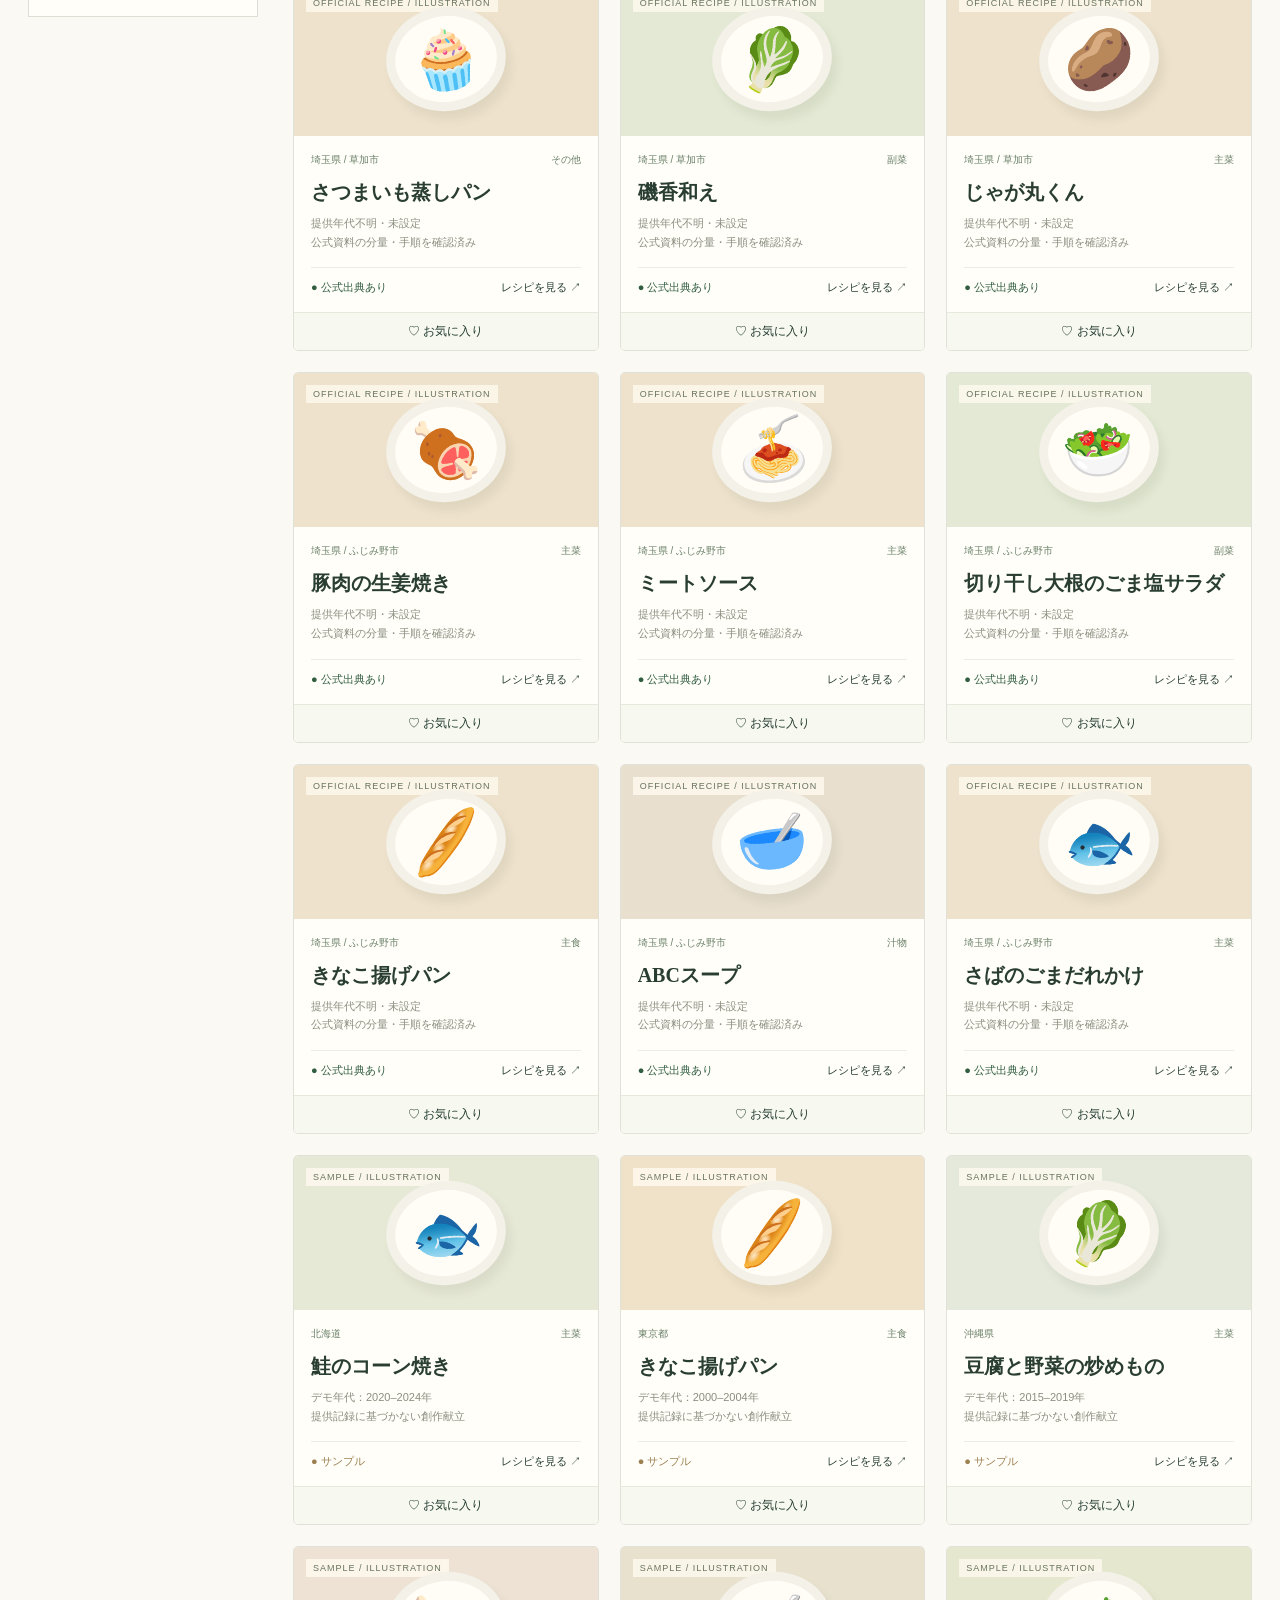
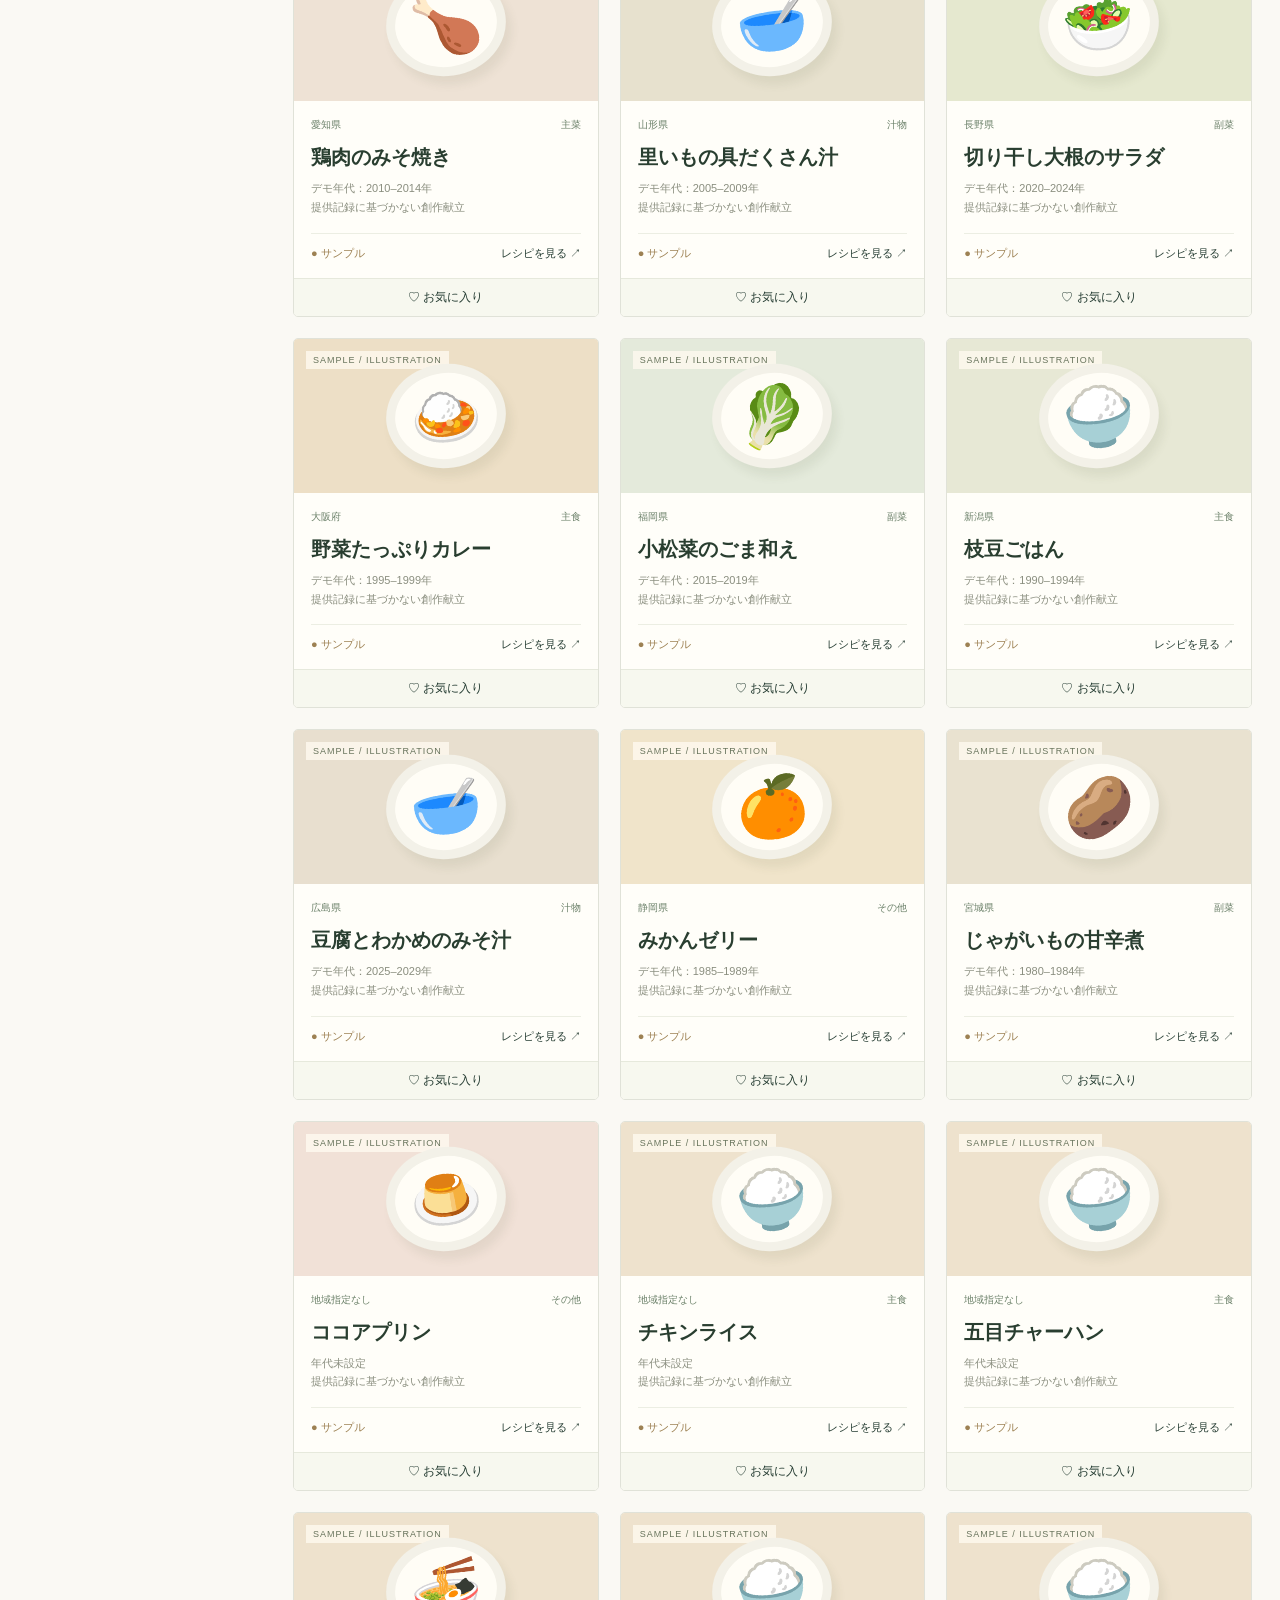
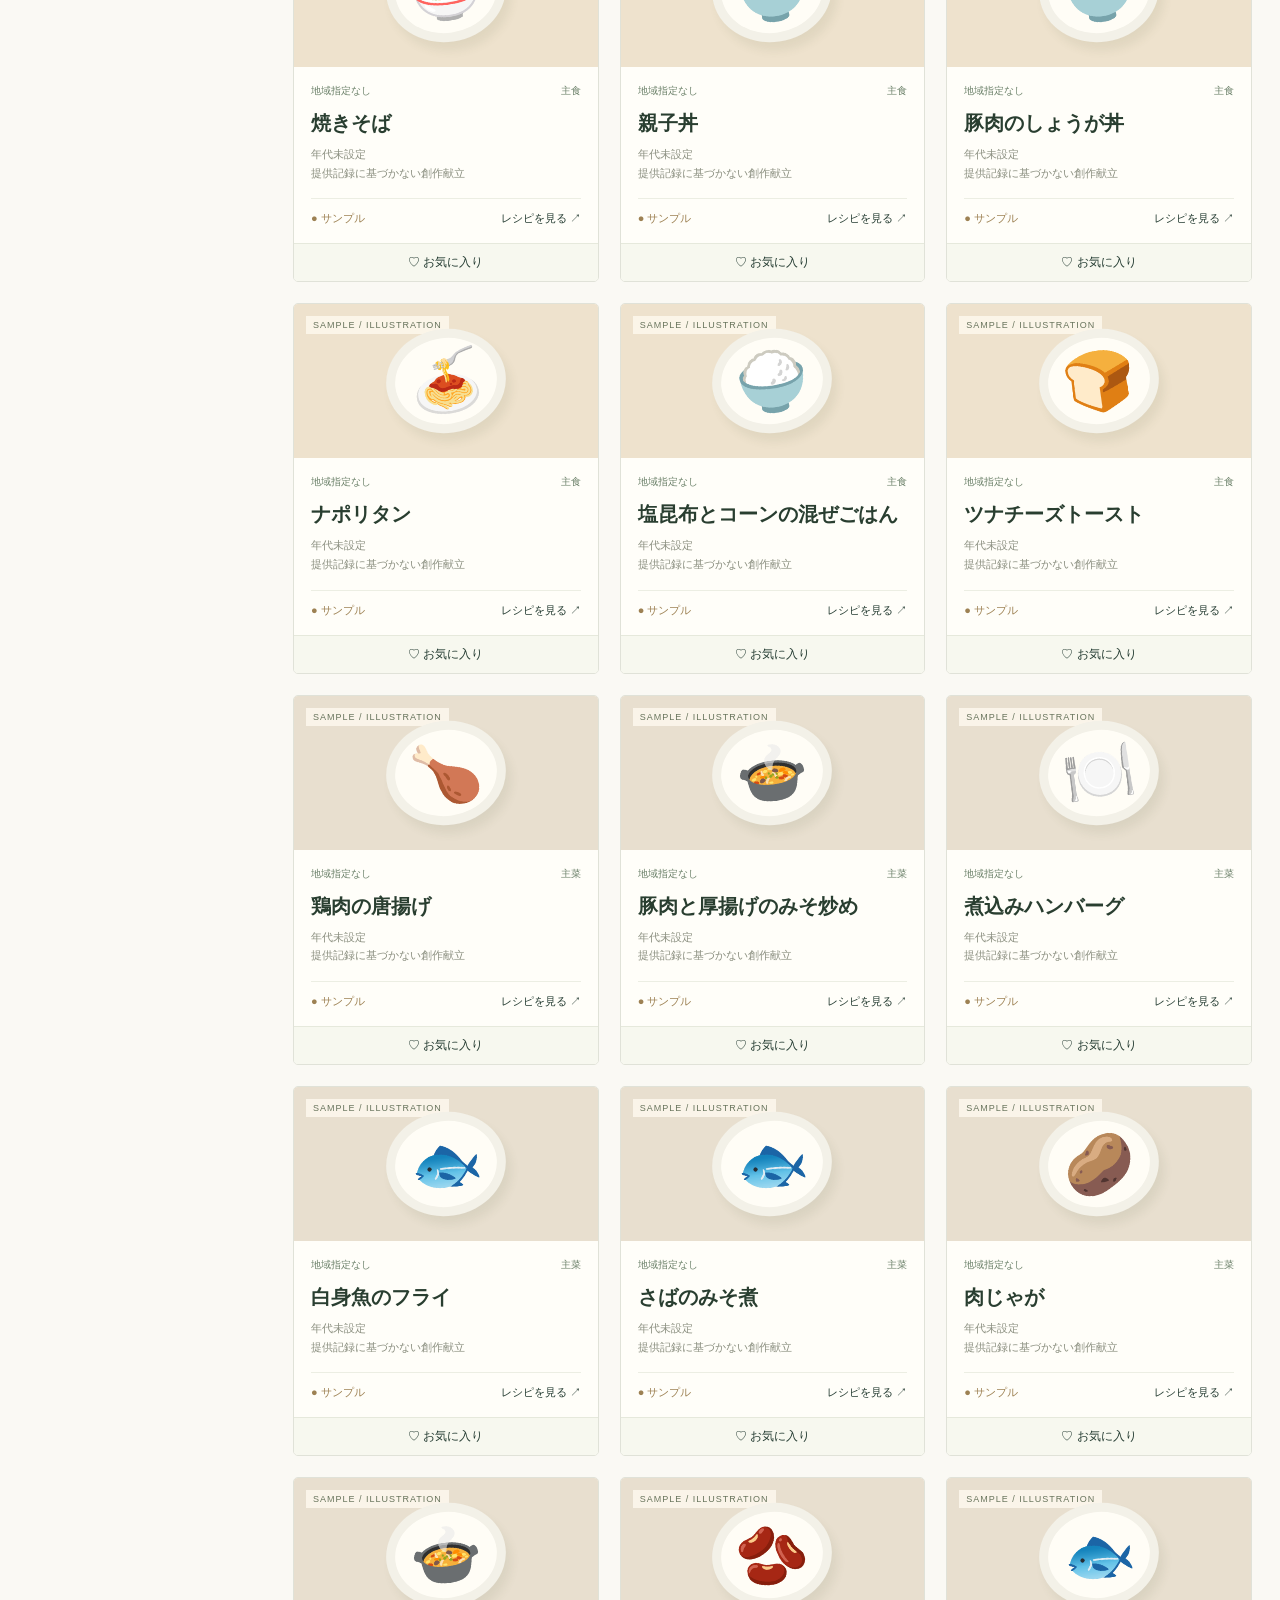
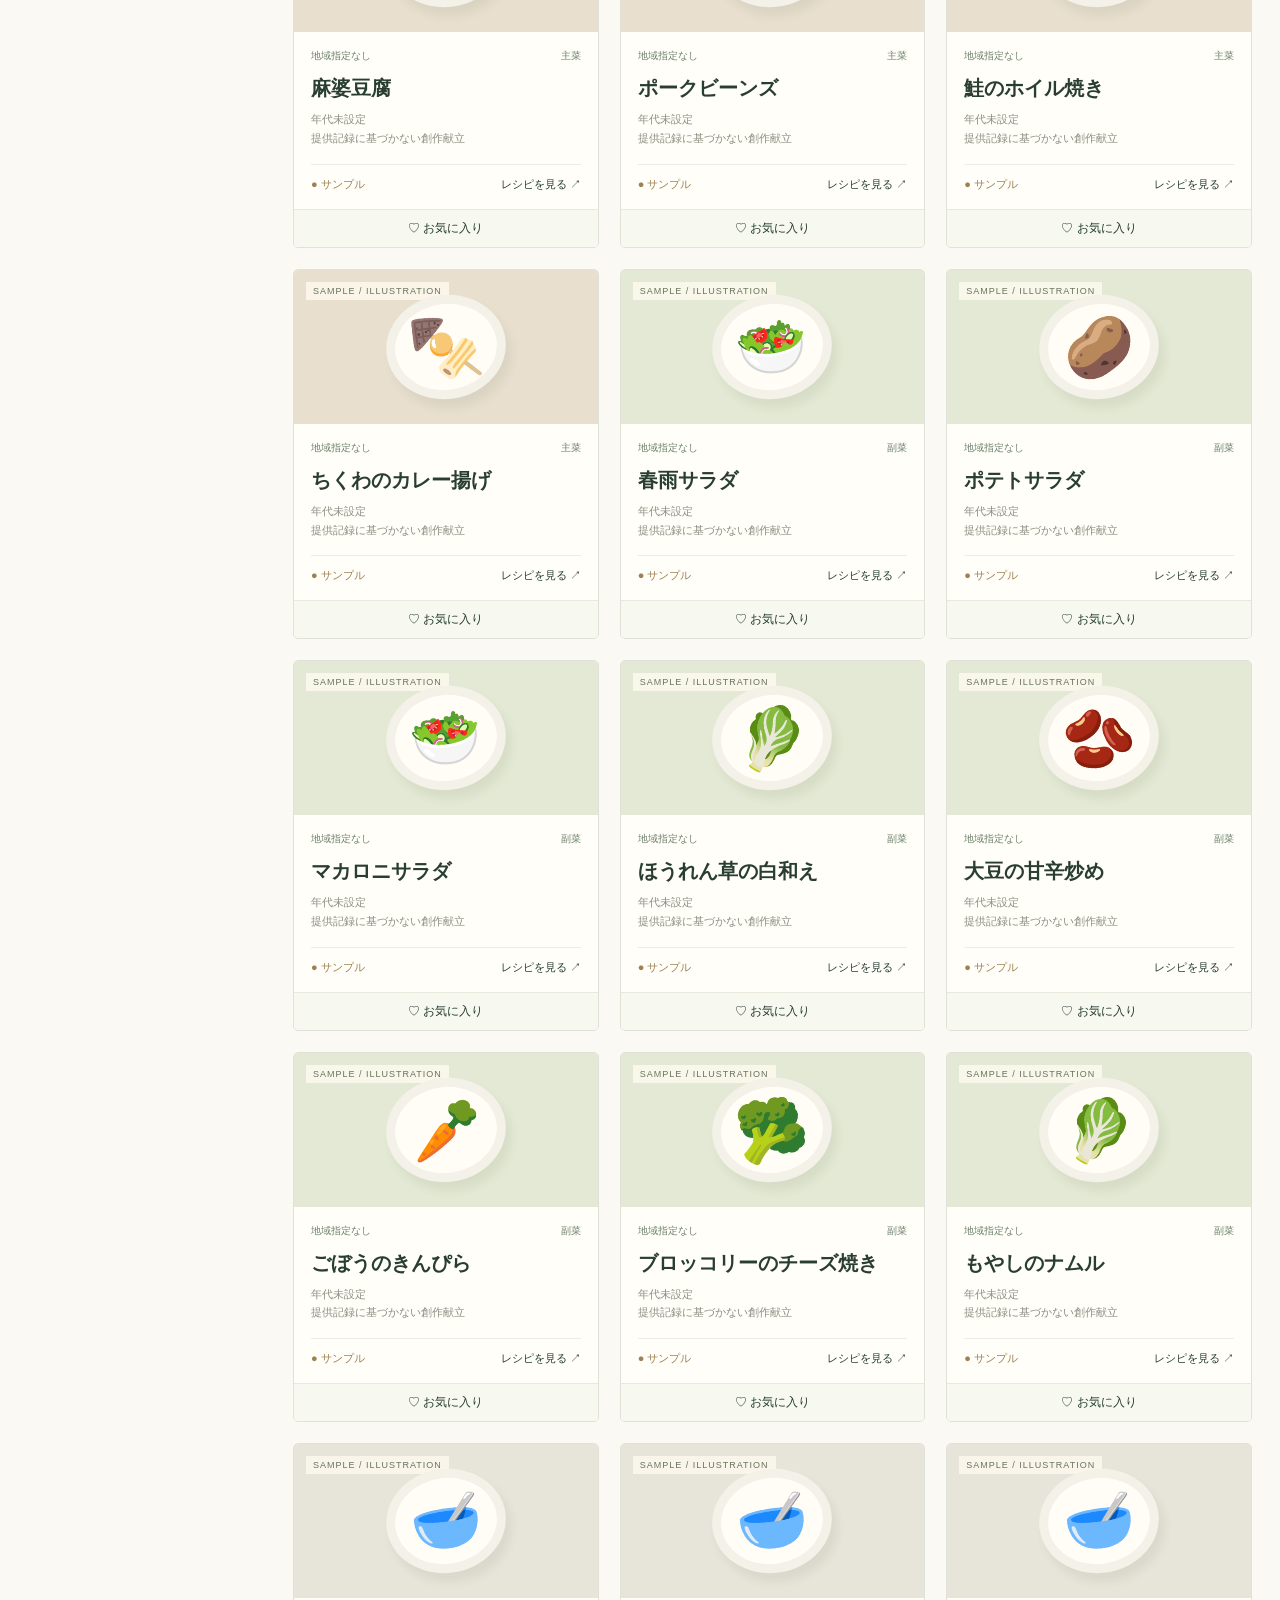
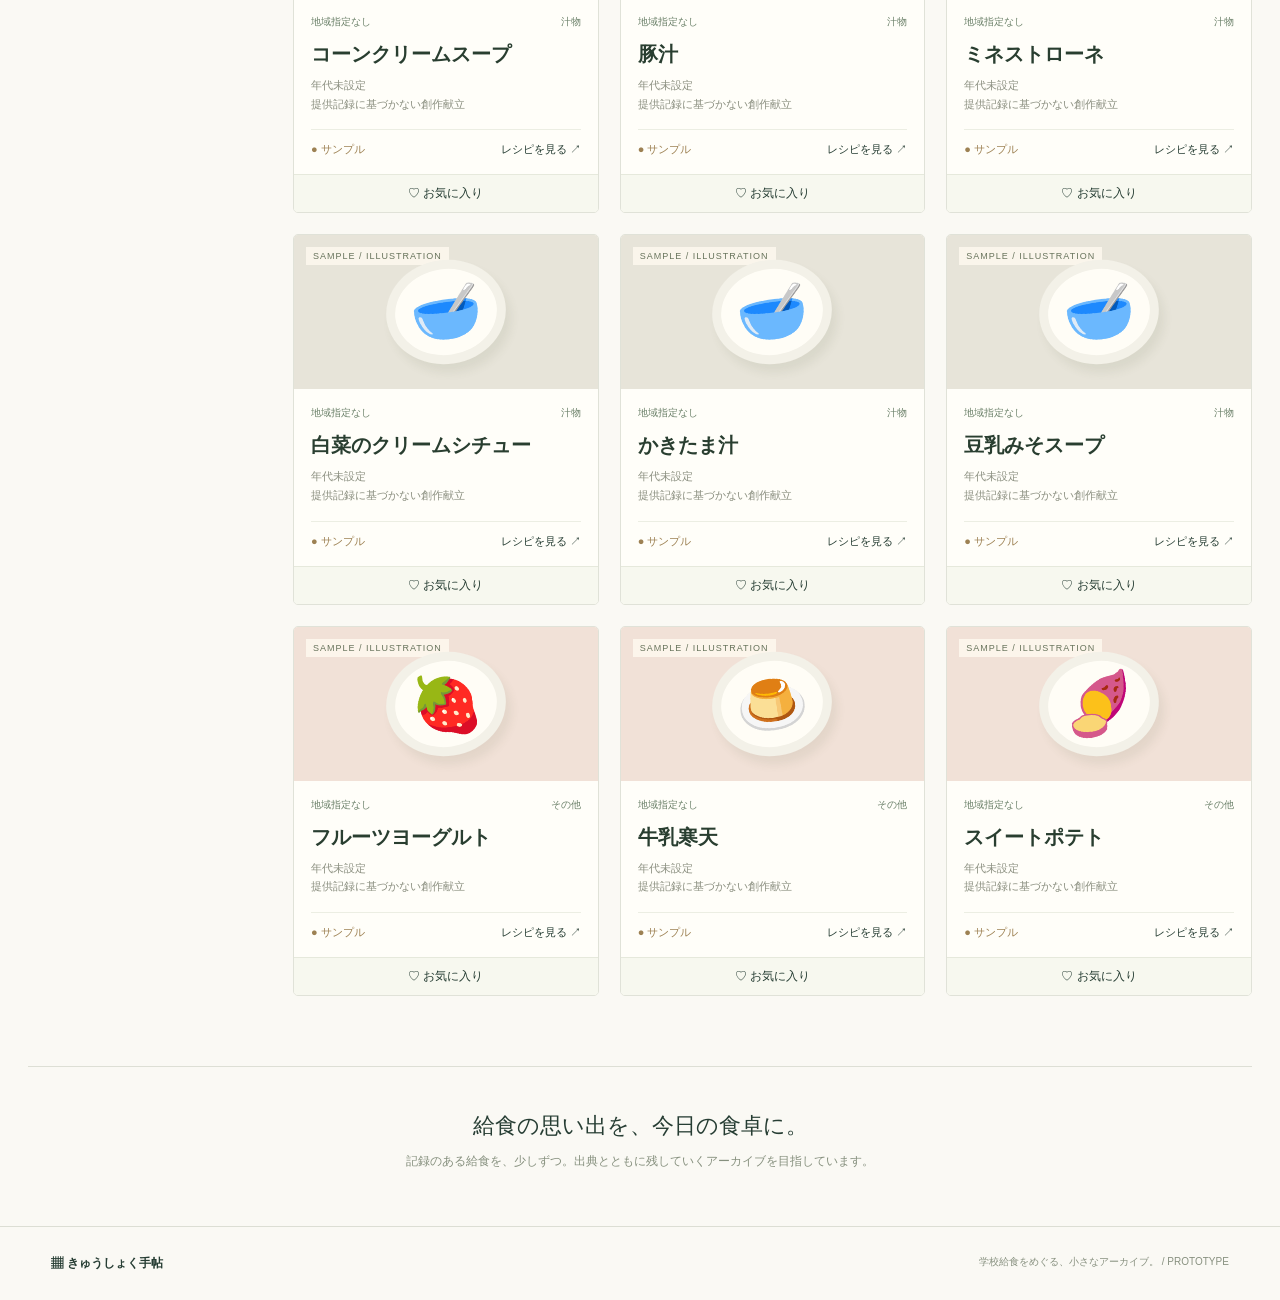
<file: kyu/kyushoku-60.html>
<!doctype html><html lang="ja"><head><meta charset="UTF-8"><meta name="viewport" content="width=device-width, initial-scale=1"><title>きゅうしょく手帖 | 日本の給食をめぐる</title><style>*{box-sizing:border-box}html{scroll-behavior:smooth}body{margin:0;background:#faf9f4;color:#263d33;font-family:'Yu Gothic','Meiryo',sans-serif;font-size:14px}button,input,select{font:inherit}button,a,select{cursor:pointer}a{color:inherit;text-decoration:none}button{color:inherit}header{max-width:1320px;margin:auto;padding:27px 48px;display:flex;align-items:center;gap:50px;border-bottom:1px solid #dcded4}.logo{font-size:23px;font-weight:800;letter-spacing:2px}.logo span{display:block;font-size:9px;letter-spacing:3px;margin:6px 0 0 27px}nav{display:flex;gap:30px;margin-left:auto}nav button{border:0;background:none}header small{font-size:10px;border:1px solid #c7cebf;padding:7px 12px}main{max-width:1224px;margin:auto}.hero{position:relative;display:grid;grid-template-columns:1.1fr 1fr;align-items:center;padding:65px 24px 62px;min-height:460px}.eyebrow{font-size:10px;font-weight:bold;letter-spacing:2px;color:#71806f}h1{font-family:'Yu Mincho',serif;font-size:46px;font-weight:600;line-height:1.6;letter-spacing:3px;margin:16px 0}.intro{line-height:2.1;color:#637067}.cta{display:inline-flex;background:#2e5742;color:white;padding:14px 23px;gap:65px;margin-top:16px}.tray{height:305px;max-width:440px;width:100%;background:#dfe6d6;border:9px solid #e9eddf;border-radius:35px;box-shadow:10px 20px 35px #34433314,inset 0 0 0 2px #c8d1c1;transform:rotate(-7deg);position:relative;margin-left:auto}.dish{position:absolute;display:grid;place-items:center;background:#fffdf5;border:8px solid #f2f0e7;box-shadow:2px 6px 6px #34433315;font-size:60px}.rice{width:140px;height:110px;border-radius:50%;top:150px;left:25px}.fish{width:200px;height:125px;top:20px;right:16px;border-radius:45%;font-size:57px}.fish span{font-size:26px;line-height:10px}.soup{width:120px;height:110px;right:34px;top:155px;border-radius:50%;background:#dcbea0}.milk{position:absolute;background:#fffef3;left:35px;top:20px;width:75px;height:105px;border-top:18px solid #4e7e9e;color:#47738e;text-align:center;font-size:12px;line-height:1.6;transform:rotate(5deg)}.milk b{font-size:23px}.chopsticks{position:absolute;width:200px;height:5px;background:#bc8e56;bottom:4px;left:80px;box-shadow:0 8px #bc8e56}.tray p{position:absolute;bottom:-55px;right:30px;font-family:serif;letter-spacing:2px;font-size:13px}.hero-note{position:absolute;left:24px;bottom:10px;font-size:9px;letter-spacing:2px;color:#899184}.hero-note span{margin-left:25px}.notice{display:flex;align-items:center;gap:18px;background:#eeeede;border:1px solid #dedfcb;padding:13px 20px;margin:22px 0 58px;font-size:12px}.notice span{white-space:nowrap;font-weight:bold}.notice p{margin:0;color:#747761}.section-title{display:flex;align-items:end;justify-content:space-between;margin-bottom:28px}h2{font-family:serif;font-size:28px;letter-spacing:2px;margin:10px 0}.section-title>p{font-size:12px;color:#82877b}.workspace{display:grid;grid-template-columns:230px 1fr;gap:35px}aside{border:1px solid #dddfd4;background:#fffef9;padding:22px;height:fit-content}.filter-title{display:flex;justify-content:space-between;align-items:center;margin-bottom:28px}.filter-title button{border:0;background:none;font-size:10px;text-decoration:underline;color:#7d897a}label{display:block;font-size:12px;font-weight:bold;margin-bottom:23px}select,input{display:block;margin-top:10px;width:100%;padding:11px 8px;border:1px solid #d9ddd2;background:#fffef9;border-radius:3px;color:#435447;font-size:12px}.aside-note{border-top:1px dashed #d5dacd;padding-top:22px;font-size:11px;line-height:1.9;color:#788474}.aside-note b{color:#4c634f}.tabs{display:flex;gap:8px;flex-wrap:wrap;border-bottom:1px solid #d9ded1;padding-bottom:17px}.tabs button{border:1px solid #d9ded1;border-radius:22px;background:transparent;padding:8px 18px;font-size:12px}.tabs button.active{background:#30573f;color:white;border-color:#30573f}.result-meta{display:flex;justify-content:space-between;align-items:center;font-size:11px;color:#8b8f81;margin:14px 0}.result-meta b{font-size:19px;color:#304b37}.result-meta p{margin:0}.cards{display:grid;grid-template-columns:repeat(3,1fr);gap:21px}.card{background:#fffef9;border:1px solid #e0e2d8;border-radius:5px;overflow:hidden;text-align:left;padding:0;transition:transform .2s}.card:hover{transform:translateY(-4px);box-shadow:0 8px 20px #304c3510}.food-art{height:154px;display:grid;place-items:center;background:var(--bg);position:relative}.plate{width:120px;height:104px;display:grid;place-items:center;font-size:58px;background:#fffdf6;border:9px solid #f3f1e8;border-radius:50%;box-shadow:4px 9px 10px #535b3b16;transform:rotate(-8deg)}.art-label{position:absolute;top:12px;left:12px;font-size:9px;background:#fffaf0ca;padding:4px 7px;letter-spacing:1px;color:#67735b}.card-body{padding:17px}.tags{font-size:10px;color:#6b8069;display:flex;justify-content:space-between}.card h3{font-family:serif;font-size:20px;margin:12px 0 8px;color:#293e30}.card p{font-size:11px;color:#8a8e7f;line-height:1.7;margin:0 0 16px}.card-bottom{border-top:1px solid #eceee3;padding-top:12px;display:flex;justify-content:space-between;font-size:11px}.sample{color:#9d8153}.empty{grid-column:1/-1;text-align:center;padding:65px 20px;border:1px dashed #c9d1c1;line-height:2}.footnote{text-align:center;border-top:1px solid #dddfd5;margin-top:70px;padding:44px 10px}.footnote span{font-family:serif;font-size:22px}.footnote p{font-size:12px;color:#86907e}footer{padding:28px 4%;border-top:1px solid #dcded4;display:flex;justify-content:space-between;font-size:12px}footer span{font-size:10px;color:#87907f}dialog{border:1px solid #cdd6c6;border-radius:9px;max-width:650px;width:92%;max-height:90vh;padding:35px;color:#304734;background:#fffef8}dialog::backdrop{background:#19342588}.close{float:right;font-size:28px;border:0;background:none}dialog h2{font-size:28px}dialog p,dialog li{line-height:1.9}dialog .warning{background:#f0ecdc;padding:14px;font-size:12px}dialog table{width:100%;border-collapse:collapse}dialog td{border-bottom:1px solid #e3e6d9;padding:9px}button:focus-visible,a:focus-visible{outline:3px solid #bf9252;outline-offset:3px}@media(max-width:1000px){main{padding:0 25px}.cards{grid-template-columns:repeat(2,1fr)}h1{font-size:34px}.tray{transform:scale(.85) rotate(-7deg)}header{padding:22px}.workspace{gap:22px;grid-template-columns:210px 1fr}}@media(max-width:650px){header{padding:18px;gap:10px}.logo{font-size:17px}.logo span{font-size:7px}nav{gap:10px;font-size:11px}header small{display:none}.hero{display:block;padding:30px 0 40px}.hero h1{font-size:33px}.tray{margin:35px auto 10px;width:100%;max-width:380px;transform:rotate(-5deg)}.hero-note{display:none}.notice{display:block;margin:15px 0 35px;line-height:1.8}.notice p{margin-top:7px}.section-title>p{display:none}h2{font-size:24px}.workspace{display:block}aside{margin-bottom:24px;display:grid;grid-template-columns:1fr 1fr;gap:12px;padding:16px}.filter-title,.aside-note{grid-column:1/-1}.filter-title{margin:0}.aside-note{padding-top:10px}.aside-note p{margin:0}label{margin:0}.cards{gap:12px}.card-body{padding:12px}.card h3{font-size:17px}.tabs button{padding:7px 12px}.result-meta{align-items:start;gap:10px}.result-meta>span{max-width:110px;text-align:right;font-size:9px}.food-art{height:130px}.footnote p{line-height:1.9}footer{display:block}footer span{display:block;margin-top:12px}}
/* Recipe collection additions */
.spotlight{background:#e7ebdd;border:1px solid #d7decb;border-radius:6px;margin:-24px 0 45px;padding:28px 30px;display:flex;align-items:center;justify-content:space-between;gap:20px}.spotlight h2{font-size:26px}.spotlight p{line-height:1.9}.spotlight small{color:#687563}.spotlight button{white-space:nowrap;background:#31563f;color:#fff;border:0;border-radius:4px;padding:15px 20px}.browse-tools{display:flex;align-items:center;gap:16px;flex-wrap:wrap;margin-bottom:22px}.browse-tools label{margin:0}.check{display:flex;align-items:center;gap:8px;cursor:pointer}.check input{width:16px;height:16px;margin:0;accent-color:#31563f}.check span{background:#e7ebdc;padding:3px 7px;border-radius:8px}.sort-label{display:flex;align-items:center;gap:8px}.sort-label select{margin:0;width:150px}.browse-tools>button,.recipe-actions button,#related button{background:#fffdf5;border:1px solid #cbd6c3;padding:9px 12px;border-radius:4px}.browse-tools>button:disabled{opacity:.4;cursor:default}.recipe-open{width:100%;border:0;background:none;padding:0;text-align:left;color:inherit}.favorite{display:block;width:100%;padding:10px;border:0;border-top:1px solid #e6e9dc;background:#f7f8ef;font-size:12px}.favorite[aria-pressed=true]{color:#a35349;background:#f7eee4}.verified{color:#315e41}.source-box{background:#eaf0e2;border:1px solid #d3dec9;border-radius:4px;padding:16px}.source-box a{text-decoration:underline;text-underline-offset:4px}.source-box small{line-height:1.9;display:block;color:#66765c}.recipe-actions{display:flex;gap:10px;margin:20px 0}#related{display:flex;gap:8px;flex-wrap:wrap}#related button{font-size:12px}.recipe-open:focus-visible{outline:3px solid #bf9252;outline-offset:-3px}.card .tags{gap:8px}.card .tags span:last-child{white-space:nowrap}@media(max-width:650px){.spotlight{display:block;padding:20px;margin:0 0 35px}.spotlight h2{font-size:22px}.spotlight button{margin-top:18px;width:100%;font-size:12px}.browse-tools{gap:12px}.browse-tools .sort-label{font-size:11px}.sort-label select{width:130px}.card .tags{display:block}.card .tags span{display:block;line-height:1.7}.source-box{overflow-wrap:anywhere}}@media print{body>*{display:none!important}body>dialog[open]{display:block!important;position:static;max-width:none;max-height:none;width:100%;border:0;padding:0;overflow:visible}.close,.recipe-actions,#related{display:none!important}dialog::backdrop{display:none}dialog a::after{content:' (' attr(href) ')';font-size:10px}dialog .warning{background:none;border:1px solid #ccc}dialog h3{break-after:avoid}dialog tr,dialog li{break-inside:avoid}}
details.advanced{border-bottom:1px solid #dce2d4;margin:0 0 22px;padding-bottom:16px}details.advanced summary{cursor:pointer;font-size:12px;color:#74816e;line-height:1.8}details.advanced[open] summary{margin-bottom:20px}@media(max-width:650px){details.advanced{grid-column:1/-1;margin:0}details.advanced[open]{display:block}details.advanced label{margin:12px 0}}
</style></head><body>
<header><a class="logo" href="./">▦ きゅうしょく手帖<span>KYUSHOKU NOTEBOOK</span></a><nav><a href="#explore">献立をさがす</a><button id="about">この手帖について ↗</button></nav><small>PROTOTYPE / 試作版</small></header>
<main><section class="hero"><div><p class="eyebrow">60 RECIPES, COUNTLESS MEMORIES.</p><h1>あの日の給食から、<br>今日の一皿を。</h1><p class="intro">土地の味も、なつかしい一皿も。<br>主食からおやつまで、60のレシピを楽しもう。</p><a class="cta" href="#explore">献立をさがす <span>↓</span></a></div><div class="tray" aria-label="給食のイラスト"><div class="milk">MILK<br><b>牛乳</b><br>200ml</div><div class="dish rice">🍚</div><div class="dish fish">🐟<span>🥦 🥕</span></div><div class="dish soup">🥣</div><span class="chopsticks"></span><p>いただきます。から、はじまる旅。</p></div><div class="hero-note">NIPPON NO KYUSHOKU <span>01 — 60</span></div></section>
<div class="notice"><span>献立・レシピ 全60件</span><p>公式出典付き12件と創作サンプル48件。追加した創作レシピには地域・年代を設定していません。</p></div>
<section class="spotlight"><div><p class="eyebrow">THE LUNCH RECIPE COLLECTION</p><h2>なつかしい味を、たっぷり60レシピ。</h2><p>ごはん、めん、肉・魚のおかず、サラダ、スープ、おやつまで。</p><small>提供年代は不明。公式レシピと創作サンプルを分けて収録しています。</small></div><button id="saitama">60件の献立をすべて見る →</button></section><section id="explore"><div class="section-title"><div><p class="eyebrow">EXPLORE THE MENU</p><h2>今日、どの献立にする？</h2></div><p>食べたい料理や食材から、一皿を見つける。</p></div>
<div class="workspace"><aside><div class="filter-title"><b>絞り込み</b><button id="reset">すべてリセット</button></div><details class="advanced"><summary>地域・年代で絞り込む</summary><label>地方<select id="region"><option value="">すべての地方</option></select></label><label>都道府県<select id="pref"><option value="">全国すべて</option></select></label><label>市町村（公式レシピ）<select id="city"><option value="">すべての市町村</option></select></label><label>年代（5年刻み）<select id="era"><option value="">すべての年代</option></select></label></details><label>データの種類<select id="kind"><option value="">すべて</option><option value="sample">サンプル</option><option value="verified">公式レシピ（出典確認済み）</option></select></label><label>料理名・食材で検索<input id="search" type="search" placeholder="例：カレー、にんじん"></label><div class="aside-note"><b>データは、これから育つ手帖。</b><p>47都道府県を選択できます。データのない地域・年代は「未収録」と表示します。</p><p>公式レシピ：12件 / 創作：48件</p><p>公式レシピの公開年は提供年とは異なります。</p><p id="storageNote"></p></div></aside><div class="results"><div class="browse-tools"><label class="check"><input id="favoriteOnly" type="checkbox">お気に入りのみ <span id="favoriteCount">0</span></label><label class="sort-label">並び順<select id="sort"><option value="">公式レシピを先に</option><option value="name">料理名順</option></select></label><button id="random">今日の一皿を選ぶ ↗</button></div><div id="tabs" class="tabs" aria-label="献立分類"></div><div class="result-meta"><p><b id="count"></b> <span id="context"></span></p><span>公式出典・サンプルを区別 / 画像はイラスト</span></div><div id="cards" class="cards"></div></div></div></section><section class="footnote"><span>給食の思い出を、今日の食卓に。</span><p>記録のある給食を、少しずつ。出典とともに残していくアーカイブを目指しています。</p></section></main><footer><b>▦ きゅうしょく手帖</b><span>学校給食をめぐる、小さなアーカイブ。 / PROTOTYPE</span></footer>
<dialog id="detail"><button class="close" aria-label="閉じる">×</button><div id="detailBody"></div></dialog><script type="module">const {prefectures,records:samples}=(()=>{const prefectures=['北海道','青森県','岩手県','宮城県','秋田県','山形県','福島県','茨城県','栃木県','群馬県','埼玉県','千葉県','東京都','神奈川県','新潟県','富山県','石川県','福井県','山梨県','長野県','岐阜県','静岡県','愛知県','三重県','滋賀県','京都府','大阪府','兵庫県','奈良県','和歌山県','鳥取県','島根県','岡山県','広島県','山口県','徳島県','香川県','愛媛県','高知県','福岡県','佐賀県','長崎県','熊本県','大分県','宮崎県','鹿児島県','沖縄県'];
// School/publisher and evidence are deliberately absent for fictional records.
// Real records must include evidence for both place AND served year, separately from recipe evidence.
const rows=[
['北海道',2020,'主菜','鮭のコーン焼き','🐟','#e7e9d7','鮭 2切れ|コーン 40g|マヨネーズ 大さじ1','鮭を耐熱皿に並べる。|コーンとマヨネーズを混ぜてのせる。|200℃のオーブンで約15〜20分焼き、中心まで十分に火を通す。'],
['東京都',2000,'主食','きなこ揚げパン','🥖','#f0e2c9','コッペパン 2個|きなこ 大さじ2|砂糖 大さじ1|揚げ油 適量','きなこと砂糖を混ぜる。|170℃の油でパンを短時間ずつ返して揚げる。|油を切り、温かいうちにきなこをまぶす。'],
['沖縄県',2015,'主菜','豆腐と野菜の炒めもの','🥬','#e4e9db','木綿豆腐 200g|キャベツ 100g|にんじん 40g|油 小さじ2|しょうゆ 小さじ2','豆腐の水を切り、一口大に切る。野菜を細切りにする。|油を熱し、にんじん、キャベツ、豆腐の順に炒める。|しょうゆを加え、全体が熱くなるまで炒める。'],
['愛知県',2010,'主菜','鶏肉のみそ焼き','🍗','#eee2d5','鶏もも肉 200g|みそ 大さじ1|みりん 大さじ1|砂糖 小さじ1','みそ、みりん、砂糖を混ぜ、鶏肉にからめる。|耐熱皿に並べ、200℃のオーブンで約20分焼く。|中心まで十分に火が通ったことを確認する。'],
['山形県',2005,'汁物','里いもの具だくさん汁','🥣','#e7e1ce','里いも 150g|大根 80g|にんじん 40g|だし 400ml|しょうゆ 小さじ2','里いもの皮をむき、一口大にする。大根とにんじんを切る。|だしで野菜を煮る。|柔らかくなったらしょうゆで調味する。'],
['長野県',2020,'副菜','切り干し大根のサラダ','🥗','#e5e8cf','切り干し大根 20g|にんじん 40g|きゅうり 60g|酢 小さじ2|しょうゆ 小さじ2|ごま油 小さじ1','切り干し大根を水で戻す。野菜を細切りにする。|切り干し大根とにんじんをゆで、冷まして水を切る。|きゅうりと調味料を加えて和える。'],
['大阪府',1995,'主食','野菜たっぷりカレー','🍛','#eddfc6','ごはん 300g|じゃがいも 100g|玉ねぎ 100g|にんじん 50g|カレールー 40g|水 300ml|油 小さじ1','野菜を一口大に切り、油で軽く炒める。|水を加え、野菜が柔らかくなるまで煮る。|火を止めてルーを溶かし、弱火でとろみをつけ、ごはんに添える。'],
['福岡県',2015,'副菜','小松菜のごま和え','🥬','#e4eadb','小松菜 150g|すりごま 大さじ1|しょうゆ 小さじ2|砂糖 小さじ1','小松菜をゆで、水に取って冷ます。|水をしぼって3cm幅に切る。|ごま、しょうゆ、砂糖で和える。'],
['新潟県',1990,'主食','枝豆ごはん','🍚','#e7e8d5','温かいごはん 300g|冷凍むき枝豆 60g|塩 少々','枝豆を商品の表示どおりに加熱する。|温かいごはんに混ぜる。|塩で味を調える。'],
['広島県',2025,'汁物','豆腐とわかめのみそ汁','🥣','#e8dfcf','豆腐 100g|乾燥わかめ 2g|だし 400ml|みそ 大さじ1','わかめを水で戻し、豆腐をさいの目に切る。|だしを温め、豆腐とわかめを加える。|具材が温まったら火を弱め、みそを溶く。'],
['静岡県',1985,'その他','みかんゼリー','🍊','#f0e4ca','みかんジュース 200ml|粉ゼラチン 5g|水 大さじ2','ゼラチンを水でふやかす。|ジュースを沸騰させずに温め、ゼラチンを溶かす。|器に分け、冷蔵庫で3時間以上冷やす。'],
['宮城県',1980,'副菜','じゃがいもの甘辛煮','🥔','#e9e2d0','じゃがいも 200g|しょうゆ 小さじ2|砂糖 小さじ2|水 150ml','じゃがいもの皮をむき、一口大に切る。|鍋に水と調味料、じゃがいもを入れて煮る。|柔らかくなったら汁気を軽く飛ばす。']
];
const records=rows.map((r,i)=>({id:`sample-${String(i+1).padStart(3,'0')}`,prefectureCode:String(prefectures.indexOf(r[0])+1).padStart(2,'0'),prefecture:r[0],servedYear:r[1],servedDate:null,category:r[2],title:r[3],illustration:r[4],color:r[5],dataKind:'sample',school:null,municipality:null,source:null,recipe:{servings:2,origin:'sample',source:null,ingredients:r[6].split('|'),steps:r[7].split('|')},note:'UI確認用に創作した献立です。地域の代表料理や実際の給食の提供年代を示すものではありません。'}));
;return {prefectures,records}})();
const {moreRecipes}=(()=>{// Original household recipes for the prototype; no school, place or serving date is asserted.
const rows=[
['その他','ココアプリン','🍮','牛乳 250ml|純ココア 大さじ1|砂糖 大さじ2|粉ゼラチン 5g|水 大さじ2','ゼラチンを水に振り入れてふやかす。|鍋でココアと砂糖、少量の牛乳を練り混ぜ、残りの牛乳を加える。|沸騰させずに温め、火を止めてゼラチンを溶かす。|器に分け、粗熱を取って冷蔵庫で3時間以上冷やし固める。'],
['主食','チキンライス','🍚','ごはん 300g|鶏もも肉 100g|玉ねぎ 80g|にんじん 30g|ケチャップ 大さじ3|油 小さじ2|塩こしょう 少々','鶏肉を小さく切り、野菜をみじん切りにする。|油で鶏肉を炒め、中心まで火を通してから野菜を加える。|野菜が柔らかくなったらケチャップを加え、ごはんを炒め合わせて塩こしょうで調味する。'],
['主食','五目チャーハン','🍚','ごはん 300g|卵 2個|ハム 40g|長ねぎ 40g|にんじん 30g|油 小さじ2|しょうゆ 小さじ2|塩 少々','ハムと野菜を小さく切り、にんじんを柔らかく下ゆでする。|油を熱し、溶いた卵を入れて炒め、ごはんと具材を加える。|卵の中心まで火が通るよう炒め、しょうゆと塩で味を調える。'],
['主食','焼きそば','🍜','蒸し中華めん 2玉|豚薄切り肉 100g|キャベツ 120g|にんじん 40g|もやし 80g|中濃ソース 大さじ3|油 小さじ2|水 大さじ2','肉と野菜を食べやすく切る。|油で豚肉を炒め、中心まで火を通し、野菜を加えて炒める。|めんと水を加えてほぐし、全体を十分に加熱したらソースをからめる。'],
['主食','親子丼','🍚','ごはん 300g|鶏もも肉 150g|玉ねぎ 100g|卵 2個|だし 150ml|しょうゆ 大さじ1|みりん 大さじ1|砂糖 小さじ1','鶏肉を小さく、玉ねぎを薄く切る。|だしと調味料で玉ねぎ、鶏肉を煮て、肉の中心まで火を通す。|溶き卵を加え、ふたをして卵が十分に固まるまで加熱し、ごはんにのせる。'],
['主食','豚肉のしょうが丼','🍚','ごはん 300g|豚薄切り肉 150g|玉ねぎ 100g|おろししょうが 小さじ1|しょうゆ 大さじ1|みりん 大さじ1|油 小さじ1','豚肉を一口大、玉ねぎを薄切りにする。|油で玉ねぎと豚肉を炒め、豚肉の中心まで火を通す。|しょうが、しょうゆ、みりんを加えて煮からめ、ごはんに盛る。'],
['主食','ナポリタン','🍝','スパゲティ 160g|ウインナー 60g|玉ねぎ 100g|ピーマン 1個|ケチャップ 大さじ4|油 小さじ2|塩 少々','めんを商品の表示に従ってゆでる。具材を薄く切る。|油で玉ねぎとウインナーを炒め、ピーマンを加える。|ケチャップを軽く炒め、めんを加えて混ぜ、塩で調味する。'],
['主食','塩昆布とコーンの混ぜごはん','🍚','ごはん 300g|コーン 60g|塩昆布 8g|白ごま 小さじ2','コーンを商品の表示に従って加熱する。|温かいごはんにコーン、塩昆布、ごまを混ぜる。|数分置いて味をなじませる。'],
['主食','ツナチーズトースト','🍞','食パン 2枚|ツナ水煮 70g|玉ねぎ 30g|マヨネーズ 大さじ1|ピザ用チーズ 30g','玉ねぎを細かく刻み、水気を切ったツナとマヨネーズを混ぜる。|パンに具を広げ、チーズをのせる。|トースターでチーズが溶けて焼き色がつくまで焼く。'],
['主菜','鶏肉の唐揚げ','🍗','鶏もも肉 250g|しょうゆ 大さじ1|酒 大さじ1|おろししょうが 小さじ1|片栗粉 大さじ3|揚げ油 適量','鶏肉を一口大に切り、調味料をもみ込んで冷蔵庫で15分置く。|汁気を切り、片栗粉をまぶす。|170℃の油で揚げ、中心まで十分に火が通ったことを確認して油を切る。'],
['主菜','豚肉と厚揚げのみそ炒め','🍲','豚薄切り肉 120g|厚揚げ 150g|キャベツ 120g|みそ 大さじ1|砂糖 小さじ2|しょうゆ 小さじ1|水 大さじ2|油 小さじ1','肉と厚揚げ、キャベツを切り、みそと調味料、水を混ぜる。|油で豚肉を炒めて中心まで火を通し、厚揚げとキャベツを加える。|混ぜた調味料を加え、全体が熱くなるまで炒める。'],
['主菜','煮込みハンバーグ','🍽️','合いびき肉 200g|玉ねぎ 80g|パン粉 大さじ3|牛乳 大さじ2|塩 少々|ケチャップ 大さじ3|中濃ソース 大さじ1|水 150ml|油 小さじ1','みじん切りの玉ねぎと肉、牛乳で湿らせたパン粉、塩をよく混ぜ、2個に成形する。|油を熱したフライパンで両面に焼き色をつける。|ケチャップ、ソース、水を加え、ふたをして弱火で煮る。中心まで十分に火が通ったことを確認する。'],
['主菜','白身魚のフライ','🐟','白身魚 2切れ|塩こしょう 少々|小麦粉 大さじ2|卵 1個|パン粉 適量|揚げ油 適量','魚の水気を拭き、塩こしょうを振る。|小麦粉、溶き卵、パン粉の順に衣をつける。|170℃の油で揚げ、魚と衣の中心まで火を通して油を切る。'],
['主菜','さばのみそ煮','🐟','さば 2切れ|しょうが 10g|水 150ml|酒 大さじ2|みそ 大さじ1.5|砂糖 大さじ1|みりん 大さじ1','しょうがを薄切りにする。|水、酒、砂糖、みりん、しょうがを沸かし、さばを入れる。|みそを溶き、落としぶたをして弱めの中火で約15分煮る。中心まで火を通す。'],
['主菜','肉じゃが','🥔','豚薄切り肉 120g|じゃがいも 250g|玉ねぎ 100g|にんじん 60g|水 250ml|しょうゆ 大さじ1.5|砂糖 大さじ1|油 小さじ1','野菜と肉を食べやすく切る。|油で肉を炒め、野菜を加えて軽く炒める。|水と調味料を加えて煮て、野菜が柔らかく、肉の中心まで火が通ったら完成。'],
['主菜','麻婆豆腐','🍲','木綿豆腐 300g|豚ひき肉 100g|長ねぎ 40g|しょうが 5g|みそ 大さじ1|しょうゆ 小さじ2|砂糖 小さじ1|水 150ml|片栗粉 小さじ2|片栗粉用水 小さじ2|油 小さじ1','ねぎとしょうがを刻み、豆腐をさいの目に切る。|油で香味野菜と肉を炒め、肉に十分に火を通す。|水、みそ、しょうゆ、砂糖、豆腐を加えて煮る。|水溶き片栗粉を回し入れ、混ぜながら加熱してとろみをつける。'],
['主菜','ポークビーンズ','🫘','豚肉 100g|水煮大豆 120g|玉ねぎ 100g|にんじん 50g|トマト缶 150g|水 150ml|ケチャップ 大さじ1|塩 少々|油 小さじ1','肉と野菜を小さく切る。|油で肉と野菜を炒め、トマトと水を加えて煮る。|肉の中心まで火が通り、野菜が柔らかくなったら大豆とケチャップを加えて煮込み、塩で調味する。'],
['主菜','鮭のホイル焼き','🐟','鮭 2切れ|玉ねぎ 80g|しめじ 60g|にんじん 30g|バター 10g|しょうゆ 小さじ2','野菜を薄く切り、しめじをほぐす。|アルミホイルに野菜と鮭をのせ、バターとしょうゆを加えてしっかり包む。|耐熱皿に置いて200℃のオーブンで約20分焼き、鮭の中心まで火が通ったことを確認する。'],
['主菜','ちくわのカレー揚げ','🍢','ちくわ 4本|小麦粉 大さじ3|カレー粉 小さじ1/2|水 大さじ3|揚げ油 適量','ちくわを食べやすい大きさに切る。|小麦粉、カレー粉、水を混ぜて衣を作る。|ちくわに衣をつけて170℃の油で揚げ、衣までしっかり火を通す。'],
['副菜','春雨サラダ','🥗','春雨 30g|きゅうり 60g|にんじん 40g|ハム 40g|酢 大さじ1|しょうゆ 小さじ2|砂糖 小さじ1|ごま油 小さじ1','春雨を表示どおりにゆでて冷まし、短く切る。|にんじんを細切りにしてゆで、冷まして水を切る。きゅうりとハムも細切りにする。|調味料を混ぜ、すべての具材を和える。'],
['副菜','ポテトサラダ','🥔','じゃがいも 200g|にんじん 40g|きゅうり 60g|マヨネーズ 大さじ2|塩こしょう 少々','じゃがいもは皮をむいて切り、柔らかくゆでてつぶす。|にんじんを薄く切ってゆで、きゅうりも薄く切る。|いもとにんじんが冷めたら、きゅうりとマヨネーズを混ぜ、塩こしょうで調味する。'],
['副菜','マカロニサラダ','🥗','マカロニ 60g|にんじん 30g|きゅうり 60g|コーン 40g|マヨネーズ 大さじ2|塩 少々','マカロニを表示どおりにゆでて水を切る。|にんじんを細切りにしてゆで、コーンも加熱する。きゅうりは薄く切る。|加熱した材料を冷まし、きゅうりとマヨネーズを加えて塩で調味する。'],
['副菜','ほうれん草の白和え','🥬','ほうれん草 150g|にんじん 30g|木綿豆腐 150g|白すりごま 大さじ1|砂糖 小さじ2|しょうゆ 小さじ2','豆腐をゆでて水切りし、冷ます。|ほうれん草と細切りのにんじんをそれぞれゆで、冷まして水を切る。ほうれん草を短く切る。|豆腐をつぶし、ごまと調味料を混ぜて野菜を和える。'],
['副菜','大豆の甘辛炒め','🫘','水煮大豆 150g|片栗粉 大さじ1|油 大さじ1|しょうゆ 小さじ2|砂糖 小さじ2|水 小さじ2','大豆の水気をよく拭き、片栗粉をまぶす。|フライパンに油を熱し、大豆の表面が香ばしくなるまで炒める。|しょうゆ、砂糖、水を加え、全体にからめながら加熱する。'],
['副菜','ごぼうのきんぴら','🥕','ごぼう 120g|にんじん 50g|ごま油 小さじ2|しょうゆ 大さじ1|砂糖 小さじ2|水 大さじ3|白ごま 小さじ1','ごぼうとにんじんを細切りにする。|ごま油で炒め、水を加えてふたをし、柔らかくする。|しょうゆと砂糖を加えて汁気を軽く飛ばし、ごまを振る。'],
['副菜','ブロッコリーのチーズ焼き','🥦','ブロッコリー 200g|ピザ用チーズ 40g|牛乳 大さじ2|塩 少々','ブロッコリーを小房に分けて柔らかくゆでる。|水気を切って耐熱皿に入れ、牛乳と塩を加える。|チーズをのせ、トースターでチーズが溶けて色づくまで焼く。'],
['副菜','もやしのナムル','🥬','もやし 200g|にんじん 30g|ごま油 小さじ2|しょうゆ 小さじ1|塩 少々|白ごま 小さじ2','にんじんを細切りにする。|もやしとにんじんを十分にゆで、冷まして水気を切る。|ごま油、しょうゆ、塩、ごまで和える。'],
['汁物','コーンクリームスープ','🥣','クリームコーン缶 180g|玉ねぎ 60g|牛乳 200ml|水 100ml|バター 5g|塩こしょう 少々','玉ねぎを細かく切る。|バターで玉ねぎを炒め、水を加えて柔らかく煮る。|コーンと牛乳を加えて弱火で温め、塩こしょうで調味する。'],
['汁物','豚汁','🥣','豚薄切り肉 80g|大根 100g|にんじん 40g|ごぼう 40g|だし 500ml|みそ 大さじ1.5|油 小さじ1','肉と野菜を食べやすく切る。|油で肉と野菜を軽く炒め、だしを加えて煮る。|肉の中心まで火が通り、野菜が柔らかくなったら弱火にしてみそを溶く。'],
['汁物','ミネストローネ','🥣','玉ねぎ 80g|にんじん 50g|じゃがいも 100g|キャベツ 80g|トマト缶 150g|水 350ml|顆粒コンソメ 小さじ1|油 小さじ1|塩 少々','野菜を小さな角切りにする。|油で野菜を軽く炒め、トマトと水、コンソメを加える。|野菜が柔らかくなるまで煮て、塩で味を調える。'],
['汁物','白菜のクリームシチュー','🥣','鶏もも肉 100g|白菜 150g|玉ねぎ 80g|にんじん 40g|バター 10g|小麦粉 大さじ1|水 200ml|牛乳 200ml|塩こしょう 少々','肉と野菜を食べやすく切る。|バターで肉と野菜を炒め、小麦粉を振って粉っぽさがなくなるまで炒める。|水を少しずつ加えて煮て、肉の中心まで火を通す。|牛乳を加え、弱火でとろみがつくまで温めて調味する。'],
['汁物','かきたま汁','🥣','卵 1個|玉ねぎ 60g|えのき 50g|だし 400ml|しょうゆ 小さじ2|片栗粉 小さじ1|片栗粉用水 小さじ2','玉ねぎを薄く切り、えのきを短く切る。|だしで具材を柔らかく煮て、しょうゆを加える。|水溶き片栗粉を加えて煮立たせ、溶き卵を細く回し入れ、卵が十分に固まるまで加熱する。'],
['汁物','豆乳みそスープ','🥣','無調整豆乳 200ml|だし 200ml|キャベツ 100g|しめじ 60g|にんじん 30g|みそ 大さじ1','キャベツとにんじんを切り、しめじをほぐす。|だしで野菜ときのこを柔らかく煮る。|豆乳を加えて弱火で温め、みそを溶く。煮立てすぎないようにする。'],
['その他','フルーツヨーグルト','🍓','プレーンヨーグルト 200g|バナナ 1本|缶詰みかん 60g|砂糖 小さじ2','バナナの皮をむいて一口大に切り、みかんの汁を切る。|ヨーグルトに砂糖を混ぜる。|果物を和えて器に分け、食べるまで冷蔵庫で冷やす。'],
['その他','牛乳寒天','🍮','牛乳 250ml|水 150ml|粉寒天 2g|砂糖 大さじ2','鍋に水と寒天を入れ、沸騰後も混ぜながら約2分煮る。|砂糖を溶かし、別に温めた牛乳を加えて混ぜる。|器に分け、粗熱が取れたら冷蔵庫で冷やし固める。'],
['その他','スイートポテト','🍠','さつまいも 250g|バター 10g|砂糖 大さじ1|牛乳 大さじ2〜3','いもの皮をむいて切り、柔らかくゆでて水を切り、つぶす。|温かいうちにバターと砂糖、牛乳を少しずつ加えて成形できる固さにする。|4個に分けて耐熱カップに入れ、200℃のオーブンで約15分、表面に焼き色がつくまで焼く。']
];
const moreRecipes=rows.map((r,i)=>({id:`original-${String(i+1).padStart(3,'0')}`,prefectureCode:null,prefecture:null,municipality:null,school:null,servedYear:null,servedDate:null,category:r[0],title:r[1],illustration:r[2],color:({'主食':'#eee2cd','主菜':'#e8dfcf','副菜':'#e3e9d4','汁物':'#e7e4d9','その他':'#f1e1d7'})[r[0]],dataKind:'sample',source:null,recipe:{servings:2,yieldLabel:'2人分',origin:'sample',source:null,ingredients:r[3].split('|'),steps:r[4].split('|')},note:'給食をイメージした家庭向けの創作レシピです。実際の学校給食の提供記録・公式レシピではありません。地域や年代は設定していません。'}));
;return {moreRecipes}})();
const {verifiedRecords}=(()=>{const soka=(id)=>`https://www.city.soka.saitama.jp/cont/s2102/PAGE0000000000000${id}.html`;
const fuji=(file)=>`https://www.city.fujimino.saitama.jp/material/files/group/39/${file}.pdf`;
// Quantities from official recipes; instructions are summarized in our own words.
const rows=[
['soka-wakame','草加市','主食','わかめごはん','🍚','4人分',soka('79885'),'精白米 3合|炊き込みわかめ 大さじ3|白いりごま 大さじ2|しらす干し 大さじ1','米を洗い、通常の水加減で炊く。|炊き上がりにわかめ、ごま、しらすを混ぜる。|しばらく蒸らして味をなじませる。','炊き込みわかめを使用。乾燥カットわかめとは別の商品です。'],
['soka-tofu','草加市','主食','とうふめし','🍚','5人分',soka('79884'),'米 3合|炊飯用しょうゆ 大さじ1|炊飯用酒 小さじ1|鶏ひき肉 50g|にんじん 1/3本|しめじ 1/2パック|エリンギ 1本|木綿豆腐 1/3丁|油揚げ 1枚|具用しょうゆ 大さじ2|みりん 小さじ1|砂糖 大さじ2|油 小さじ1','米に炊飯用のしょうゆと酒を加え、水加減を調整して炊く。|にんじんを細切り、エリンギを短冊切りにし、しめじをほぐす。油揚げは油抜きして切り、豆腐は水切りする。|油で鶏肉を炒め、野菜ときのこ、崩した豆腐を加えて十分に加熱する。|具用の調味料と油揚げを加えて煮る。ごはんと混ぜて蒸らす。','豆腐は細かく崩すとごはんとなじみます。'],
['soka-hiyajiru','草加市','主食','冷や汁うどん','🍜','4人分',soka('79891'),'うどん 4玉|きゅうり 2本|みょうが 2個|しょうゆ 大さじ4|みそ 大さじ4|みりん 大さじ4|砂糖 大さじ4|白すりごま 大さじ4|冷水 560ml','きゅうりとみょうがを薄く切る。|鍋で調味料とごまを混ぜて煮立たせ、冷水を加えて冷やす。|うどんを商品の表示に従ってゆで、流水で冷やす。|食べる直前につけ汁へ野菜を入れ、うどんを添える。','出典は家庭向けレシピ。学校給食では野菜もゆでていると記載されています。'],
['soka-mushipan','草加市','その他','さつまいも蒸しパン','🧁','8個分',soka('79897'),'さつまいも 70g|小麦粉 260g|ベーキングパウダー 15g|砂糖 大さじ8|卵 1個|サラダ油 小さじ2|牛乳 220g|耐熱カップ 8個','いもを1cm角にして水にさらす。|砂糖と卵を混ぜ、牛乳と油を加える。|粉類をふるって加え、生地を作る。|耐熱カップの6〜7分目まで生地を分け、いもの水を切ってのせる。|15〜20分蒸し、竹串に生の生地がつかないことを確認する。','いもは生地に混ぜても作れます。'],
['soka-isoka','草加市','副菜','磯香和え','🥬','4人分',soka('79903'),'小松菜 200g|白菜 200g|かつお節 3〜5g|しょうゆ 大さじ1|きざみのり 1.5g','小松菜を2〜3cm、白菜を短冊に切る。|それぞれゆでて冷まし、水気を切る。|しょうゆで味をつけ、かつお節とのりを混ぜる。','野菜の食感が残る程度にゆでます。'],
['soka-jagamaru','草加市','主菜','じゃが丸くん','🥔','8個分',soka('79918'),'じゃがいも 中3個|塩 小さじ1/3|こしょう 少々|チーズ 60g|片栗粉 大さじ1|衣用小麦粉 100g|衣用ベーキングパウダー 小さじ1|衣用卵 1/2個|衣用砂糖 大さじ2.5|衣用水 50ml|揚げ油 適量（調理用に補記）','いもの皮をむいて切り、蒸して熱いうちにつぶす。|塩、こしょう、片栗粉、5mm角のチーズを混ぜ、8等分して丸める。|衣用の材料を別のボウルで混ぜる。|丸めたいもに衣をまとわせ、熱した油で衣の中心まで火が通るよう揚げる。','揚げ油は原典の作り方に登場するため、材料欄にも補記しました。'],
['fuji-ginger','ふじみ野市','主菜','豚肉の生姜焼き','🍖','4人分',fuji('shougayaki'),'サラダ油 5g|しょうが 7g|豚もも薄切り肉 200g|酒 5g|にんじん 90g|玉ねぎ 150g|しょうゆ 31g|きび砂糖 18g|本みりん 4g|片栗粉 3g|片栗粉用の水 適量（原典に分量指定なし）','しょうがを刻み、にんじんを細切り、玉ねぎを5mm幅に切る。肉に酒をなじませる。|油でしょうがの半量と豚肉を炒め、中心まで加熱する。|野菜を加えて炒め、調味料と残りのしょうがを混ぜる。|水溶き片栗粉を加え、加熱してとろみをつける。','家庭では野菜から出る水分量を見ながら仕上げます。'],
['fuji-meat','ふじみ野市','主菜','ミートソース','🍝','4人分（ソースのみ）',fuji('meatsause'),'サラダ油 4g|にんにく 2g|しょうが 4g|豚ひき肉 120g|玉ねぎ 160g|にんじん 80g|無塩の鶏ガラスープ 300ml（目安）|ハヤシフレーク 35g|チャツネ 20g|トマトピューレ 100g|デミグラスソース 120g|きび砂糖 10g|塩 6g（原典量・ルウに応じて調整）|白こしょう 0.16g','にんにくとしょうがを刻み、玉ねぎを薄切り、にんじんを細切りにする。|油で香味野菜とひき肉を炒め、肉に火を通してから野菜を炒める。|スープを加えて煮て、アクを除く。|フレークと残りの調味料を加え、煮込む。塩は使用するルウの塩味を見ながら加減する。','ソフトめんやパスタは分量に含みません。'],
['fuji-kiriboshi','ふじみ野市','副菜','切り干し大根のごま塩サラダ','🥗','4人分',fuji('202602kiriboshigomashiosarada'),'切り干し大根 12g|きゅうり 80g|にんじん 60g|塩中華ドレッシング 28g|白いりごま 2g','切り干し大根を戻して切り、ゆでて冷まし、水気を絞る。|きゅうりとにんじんを細切りにし、ゆでて冷やして水を切る。|野菜を合わせ、ドレッシングとごまで和える。','原典に合わせて野菜を加熱して作る手順です。'],
['fuji-agepan','ふじみ野市','主食','きなこ揚げパン','🥖','4人分',fuji('agepan'),'コッペパンまたはロールパン 4個|揚げ油 適量|きな粉 18g|上白糖 30g|塩 0.15g','きな粉、砂糖、塩を混ぜてバットに広げる。|原典では200℃の油で約30秒、パンを転がしながら短時間揚げる。|油から取り出し、すぐにきな粉の衣をまとわせる。','原典の温度・時間を記載。高温の油を使うため、目を離さず短時間で調理してください。'],
['fuji-abc','ふじみ野市','汁物','ABCスープ','🥣','4人分',fuji('ABCsupu202410'),'サラダ油 2g|にんにく 3g|セロリ 8g|ショルダーベーコン 30g|鶏もも肉 30g|白ワイン 4g|にんじん 50g|玉ねぎ 120g|鶏ガラスープ 500ml（目安）|じゃがいも 80g|ダイストマト缶 40g|水煮大豆 40g|ABCマカロニ 20g|塩 5g（原典量）|しょうゆ 2g|白こしょう 適量|パセリ 2g','にんにくを刻み、セロリは薄切り、にんじんは細切り、玉ねぎは薄切り、いもは1cm角にする。鶏肉に白ワインをなじませる。|油でにんにくとセロリを炒め、肉とベーコンを加えて火を通す。にんじんと玉ねぎも炒める。|スープを注いで煮て、いも、トマト、大豆、マカロニを加える。|具材が柔らかくなったら調味し、刻んだパセリを加える。','分量は原典基準。使用するスープの塩分に応じ、塩を調整してください。'],
['fuji-saba','ふじみ野市','主菜','さばのごまだれかけ','🐟','4人分',fuji('sabanogomadarekake202409'),'さば 40g×4切れ|衣用片栗粉 適量|揚げ油 適量|ごま油 3g|しょうが 適量|長ねぎ 30g|砂糖 12g|しょうゆ 18g|本みりん 12g|酒 12g|白すりごま 3g','しょうがとねぎをみじん切りにする。|ごま油でしょうがとねぎを炒め、調味料とごまを加えてたれを作る。|さばに片栗粉をまぶす。原典では170℃の油で6〜7分を目安に揚げる。中心まで火が通ったことを確認する。|油を切り、ごまだれをかける。','原典PDFの分量・作り方を要約しています。']
];
const verifiedRecords=rows.map(r=>{const source={url:r[6],publisher:r[1],title:r[3]+'（学校給食レシピ）',verifiedAt:'2026-10-17',scope:'recipe',pageUpdatedAt:r[1]==='草加市'?'2025-08-27':null};return {id:r[0],prefectureCode:'11',prefecture:'埼玉県',municipality:r[1],school:null,servedYear:null,servedDate:null,category:r[2],title:r[3],illustration:r[4],color:r[2]==='副菜'?'#e3e9d4':r[2]==='汁物'?'#e8dfcf':'#eee2cd',dataKind:'verified',source,recipe:{yieldLabel:r[5],origin:'official-summary',source,ingredients:r[7].split('|'),steps:r[8].split('|'),tip:r[9]},note:'自治体が公開する学校給食レシピをもとに手順を要約。材料は原典の分量を記載し、補足は明記しています。提供日・提供年代は確認できていません。'};});
;return {verifiedRecords}})();
const {filterRecords,regions}=(()=>{const regions={'北海道':['北海道'],'東北':['青森県','岩手県','宮城県','秋田県','山形県','福島県'],'関東':['茨城県','栃木県','群馬県','埼玉県','千葉県','東京都','神奈川県'],'中部':['新潟県','富山県','石川県','福井県','山梨県','長野県','岐阜県','静岡県','愛知県'],'近畿':['三重県','滋賀県','京都府','大阪府','兵庫県','奈良県','和歌山県'],'中国':['鳥取県','島根県','岡山県','広島県','山口県'],'四国':['徳島県','香川県','愛媛県','高知県'],'九州・沖縄':['福岡県','佐賀県','長崎県','熊本県','大分県','宮崎県','鹿児島県','沖縄県']};
function filterRecords(records,o={}){const q=(o.query||'').trim().toLowerCase();let result=records.filter(r=>(!o.prefecture||r.prefecture===o.prefecture)&&(!o.region||regions[o.region]?.includes(r.prefecture))&&(!o.city||r.municipality===o.city)&&(!o.kind||r.dataKind===o.kind)&&(!o.category||o.category==='すべて'||r.category===o.category)&&(!o.era||(o.era==='unknown'?r.servedYear===null:r.servedYear!==null&&r.servedYear>=+o.era&&r.servedYear<+o.era+5))&&(!o.favoriteOnly||o.favorites?.has(r.id))&&(!q||[r.title,r.municipality,...r.recipe.ingredients].join(' ').toLowerCase().includes(q)));if(o.sort==='name')result.sort((a,b)=>a.title.localeCompare(b.title,'ja'));if(o.sort==='pref')result.sort((a,b)=>(a.prefectureCode||'99').localeCompare(b.prefectureCode||'99'));return result}
;return {filterRecords,regions}})();
const records=[...verifiedRecords,...samples,...moreRecipes],$=s=>document.querySelector(s);
const esc=s=>String(s??'').replace(/[&<>"']/g,c=>({'&':'&amp;','<':'&lt;','>':'&gt;','"':'&quot;',"'":'&#39;'}[c]));
let category='すべて',favorites=new Set(),storageOK=true;
try{const v=JSON.parse(localStorage.getItem('kyushoku-favorites')||'[]');if(Array.isArray(v))favorites=new Set(v.filter(id=>records.some(r=>r.id===id)))}catch{storageOK=false}
prefectures.forEach(p=>$('#pref').add(new Option(p,p)));
Object.keys(regions).forEach(r=>$('#region').add(new Option(r,r)));
$('#era').add(new Option('提供年代不明・未設定','unknown'));
for(let y=1950;y<=2025;y+=5)$('#era').add(new Option(`${y}–${y+4}年`,String(y)));
[...new Set(verifiedRecords.map(r=>r.municipality))].forEach(c=>$('#city').add(new Option(c,c)));
['すべて','主食','主菜','副菜','汁物','その他'].forEach(c=>{const b=document.createElement('button');b.textContent=c;b.onclick=()=>{category=c;render()};b.dataset.cat=c;$('#tabs').append(b)});
function current(){return filterRecords(records,{prefecture:$('#pref').value,region:$('#region').value,city:$('#city').value,era:$('#era').value,kind:$('#kind').value,query:$('#search').value,category,favoriteOnly:$('#favoriteOnly').checked,favorites,sort:$('#sort').value})}
function toggleFavorite(id){favorites.has(id)?favorites.delete(id):favorites.add(id);try{localStorage.setItem('kyushoku-favorites',JSON.stringify([...favorites]))}catch{storageOK=false}render()}
function render(){
 document.querySelectorAll('[data-cat]').forEach(b=>{const a=b.dataset.cat===category;b.classList.toggle('active',a);b.setAttribute('aria-pressed',String(a))});
 const found=current();$('#count').textContent=`${found.length} 件`;$('#favoriteCount').textContent=String(favorites.size);
 $('#storageNote').textContent=storageOK?'お気に入りはこのブラウザに保存されます。':'保存領域が使えないため、お気に入りはこの画面を開いている間だけ有効です。';
 $('#context').textContent=[$('#pref').value||$('#region').value||'全国',$('#city').value,$('#era').value==='unknown'?'提供年代不明・未設定':$('#era').value?`${$('#era').value}–${+$('#era').value+4}年`:'すべての年代'].filter(Boolean).join(' / ');
 $('#cards').replaceChildren();$('#random').disabled=!found.length;
 if(!found.length){$('#cards').innerHTML=`<div class="empty"><h3>${$('#favoriteOnly').checked?'この条件のお気に入りはありません。':'この条件の献立は未収録です。'}</h3><p>年代が不明・未設定のレシピは、特定年代の検索には含まれません。<br>条件を変えてお試しください。</p><button id="emptyReset">条件をリセット</button></div>`;$('#emptyReset').onclick=reset;return}
 found.forEach(r=>{const official=r.dataKind==='verified',a=document.createElement('article');a.className='card';
 a.innerHTML=`<button class="recipe-open" aria-label="${esc(r.title)}のレシピを開く"><div class="food-art" style="--bg:${r.color}"><span class="art-label">${official?'OFFICIAL RECIPE':'SAMPLE'} / ILLUSTRATION</span><span class="plate" aria-hidden="true">${r.illustration}</span></div><div class="card-body"><div class="tags"><span>${esc(r.prefecture||'地域指定なし')}${r.municipality?' / '+esc(r.municipality):''}</span><span>${r.category}</span></div><h3>${esc(r.title)}</h3><p>${r.servedYear===null?(r.dataKind==='verified'?'提供年代不明・未設定':'年代未設定'):`デモ年代：${Math.floor(r.servedYear/5)*5}–${Math.floor(r.servedYear/5)*5+4}年`}<br>${official?'公式資料の分量・手順を確認済み':'提供記録に基づかない創作献立'}</p><div class="card-bottom"><span class="${official?'verified':'sample'}">● ${official?'公式出典あり':'サンプル'}</span><span>レシピを見る ↗</span></div></div></button><button class="favorite" aria-label="${esc(r.title)}をお気に入り${favorites.has(r.id)?'から削除':'に追加'}" aria-pressed="${favorites.has(r.id)}">${favorites.has(r.id)?'♥ 保存済み':'♡ お気に入り'}</button>`;
 a.querySelector('.recipe-open').onclick=()=>openRecipe(r);a.querySelector('.favorite').onclick=()=>toggleFavorite(r.id);$('#cards').append(a)});
}
function sourceBlock(r){const s=r.source;return s?`<div class="source-box"><b>公式出典：${esc(s.publisher)}</b><p><a target="_blank" rel="noopener noreferrer" href="${esc(s.url)}">${esc(s.title)} を開く ↗</a></p><small>確認日：${s.verifiedAt}${s.pageUpdatedAt?' ／ 原典更新日：'+s.pageUpdatedAt:''}<br>確認範囲：レシピ。学校別の提供実績・提供年は未確認です。</small></div>`:'<p class="warning">サンプル献立・創作レシピです。実データの出典はありません。</p>'}
function openRecipe(r){
 $('#detailBody').innerHTML=`<p class="eyebrow">RECIPE NOTE / ${esc(r.prefecture||'地域指定なし')}${r.municipality?' / '+esc(r.municipality):''} / ${r.category}</p><h2>${esc(r.title)}</h2><p class="warning">${esc(r.note)}</p>${sourceBlock(r)}<div class="recipe-actions"><button id="detailFavorite">${favorites.has(r.id)?'♥ お気に入りから削除':'♡ お気に入りに追加'}</button><button id="printRecipe">レシピを印刷</button></div><h3>材料（${esc(r.recipe.yieldLabel||r.recipe.servings+'人分')}）</h3><table>${r.recipe.ingredients.map(i=>`<tr><td>${esc(i)}</td></tr>`).join('')}</table><h3>作り方</h3><ol>${r.recipe.steps.map(s=>`<li>${esc(s)}</li>`).join('')}</ol>${r.recipe.tip?`<h3>調理メモ</h3><p>${esc(r.recipe.tip)}</p>`:''}<p style="font-size:12px">${r.dataKind==='verified'?'原典の分量を記載し、手順は読みやすく要約しています。':'家庭向けに創作した試作用レシピです。'} アレルゲンは各食材・商品の表示をご確認ください。</p><h3>ほかの一皿も見る</h3><div id="related"></div>`;
 $('#detailFavorite').onclick=()=>{toggleFavorite(r.id);$('#detailFavorite').textContent=favorites.has(r.id)?'♥ お気に入りから削除':'♡ お気に入りに追加'};$('#printRecipe').onclick=()=>window.print();
 records.filter(x=>x.id!==r.id&&x.category===r.category).slice(0,3).forEach(x=>{const b=document.createElement('button');b.textContent=x.title+' →';b.onclick=()=>{openRecipe(x);$('#detail').scrollTop=0};$('#related').append(b)});
 if(!$('#detail').open)$('#detail').showModal();
}
function reset(){['pref','region','city','era','kind','search','sort'].forEach(id=>$('#'+id).value='');$('#favoriteOnly').checked=false;category='すべて';render()}
['pref','region','city','era','kind','sort','favoriteOnly'].forEach(id=>$('#'+id).onchange=render);$('#search').oninput=render;$('#reset').onclick=reset;
$('#saitama').onclick=()=>{reset();render();$('#explore').scrollIntoView()};
$('#random').onclick=()=>{const found=current();if(found.length)openRecipe(found[Math.floor(Math.random()*found.length)])};
$('.close').onclick=()=>$('#detail').close();$('#detail').addEventListener('click',e=>{if(e.target===$('#detail')){const r=e.target.getBoundingClientRect();if(e.clientX<r.left||e.clientX>r.right||e.clientY<r.top||e.clientY>r.bottom)e.target.close()}});
$('#about').onclick=()=>{$('#detailBody').innerHTML=`<p class="eyebrow">ABOUT THIS NOTEBOOK</p><h2>日本の給食を、少しずつ。</h2><p>合計${records.length}件。公式出典付きレシピ${verifiedRecords.length}件、創作サンプル${samples.length+moreRecipes.length}件を収録しています。公式レシピは埼玉県の草加市とふじみ野市の公開資料を参照しました。</p><p class="warning">公式資料の公開・更新年と給食の提供年は別の情報です。公式レシピの提供年代は不明のため、特定年代の検索には含めません。サンプルの地域・年代はデモ設定です。</p><p>材料・分量は出典を確認し、作り方は要約しています。学校単位の提供実績や一食分の組み合わせを示すものではありません。</p><p>お気に入りはこのブラウザ内に保存します。他の端末との同期機能はありません。</p>`;$('#detail').showModal()};
$('#count').setAttribute('aria-live','polite');render();
</script></body></html>
</file>
<file: docs/style.css>
*{box-sizing:border-box}html{scroll-behavior:smooth}body{margin:0;background:#faf9f4;color:#263d33;font-family:'Yu Gothic','Meiryo',sans-serif;font-size:14px}button,input,select{font:inherit}button,a,select{cursor:pointer}a{color:inherit;text-decoration:none}button{color:inherit}header{max-width:1320px;margin:auto;padding:27px 48px;display:flex;align-items:center;gap:50px;border-bottom:1px solid #dcded4}.logo{font-size:23px;font-weight:800;letter-spacing:2px}.logo span{display:block;font-size:9px;letter-spacing:3px;margin:6px 0 0 27px}nav{display:flex;gap:30px;margin-left:auto}nav button{border:0;background:none}header small{font-size:10px;border:1px solid #c7cebf;padding:7px 12px}main{max-width:1224px;margin:auto}.hero{position:relative;display:grid;grid-template-columns:1.1fr 1fr;align-items:center;padding:65px 24px 62px;min-height:460px}.eyebrow{font-size:10px;font-weight:bold;letter-spacing:2px;color:#71806f}h1{font-family:'Yu Mincho',serif;font-size:46px;font-weight:600;line-height:1.6;letter-spacing:3px;margin:16px 0}.intro{line-height:2.1;color:#637067}.cta{display:inline-flex;background:#2e5742;color:white;padding:14px 23px;gap:65px;margin-top:16px}.tray{height:305px;max-width:440px;width:100%;background:#dfe6d6;border:9px solid #e9eddf;border-radius:35px;box-shadow:10px 20px 35px #34433314,inset 0 0 0 2px #c8d1c1;transform:rotate(-7deg);position:relative;margin-left:auto}.dish{position:absolute;display:grid;place-items:center;background:#fffdf5;border:8px solid #f2f0e7;box-shadow:2px 6px 6px #34433315;font-size:60px}.rice{width:140px;height:110px;border-radius:50%;top:150px;left:25px}.fish{width:200px;height:125px;top:20px;right:16px;border-radius:45%;font-size:57px}.fish span{font-size:26px;line-height:10px}.soup{width:120px;height:110px;right:34px;top:155px;border-radius:50%;background:#dcbea0}.milk{position:absolute;background:#fffef3;left:35px;top:20px;width:75px;height:105px;border-top:18px solid #4e7e9e;color:#47738e;text-align:center;font-size:12px;line-height:1.6;transform:rotate(5deg)}.milk b{font-size:23px}.chopsticks{position:absolute;width:200px;height:5px;background:#bc8e56;bottom:4px;left:80px;box-shadow:0 8px #bc8e56}.tray p{position:absolute;bottom:-55px;right:30px;font-family:serif;letter-spacing:2px;font-size:13px}.hero-note{position:absolute;left:24px;bottom:10px;font-size:9px;letter-spacing:2px;color:#899184}.hero-note span{margin-left:25px}.notice{display:flex;align-items:center;gap:18px;background:#eeeede;border:1px solid #dedfcb;padding:13px 20px;margin:22px 0 58px;font-size:12px}.notice span{white-space:nowrap;font-weight:bold}.notice p{margin:0;color:#747761}.section-title{display:flex;align-items:end;justify-content:space-between;margin-bottom:28px}h2{font-family:serif;font-size:28px;letter-spacing:2px;margin:10px 0}.section-title>p{font-size:12px;color:#82877b}.workspace{display:grid;grid-template-columns:230px 1fr;gap:35px}aside{border:1px solid #dddfd4;background:#fffef9;padding:22px;height:fit-content}.filter-title{display:flex;justify-content:space-between;align-items:center;margin-bottom:28px}.filter-title button{border:0;background:none;font-size:10px;text-decoration:underline;color:#7d897a}label{display:block;font-size:12px;font-weight:bold;margin-bottom:23px}select,input{display:block;margin-top:10px;width:100%;padding:11px 8px;border:1px solid #d9ddd2;background:#fffef9;border-radius:3px;color:#435447;font-size:12px}.aside-note{border-top:1px dashed #d5dacd;padding-top:22px;font-size:11px;line-height:1.9;color:#788474}.aside-note b{color:#4c634f}.tabs{display:flex;gap:8px;flex-wrap:wrap;border-bottom:1px solid #d9ded1;padding-bottom:17px}.tabs button{border:1px solid #d9ded1;border-radius:22px;background:transparent;padding:8px 18px;font-size:12px}.tabs button.active{background:#30573f;color:white;border-color:#30573f}.result-meta{display:flex;justify-content:space-between;align-items:center;font-size:11px;color:#8b8f81;margin:14px 0}.result-meta b{font-size:19px;color:#304b37}.result-meta p{margin:0}.cards{display:grid;grid-template-columns:repeat(3,1fr);gap:21px}.card{background:#fffef9;border:1px solid #e0e2d8;border-radius:5px;overflow:hidden;text-align:left;padding:0;transition:transform .2s}.card:hover{transform:translateY(-4px);box-shadow:0 8px 20px #304c3510}.food-art{height:154px;display:grid;place-items:center;background:var(--bg);position:relative}.plate{width:120px;height:104px;display:grid;place-items:center;font-size:58px;background:#fffdf6;border:9px solid #f3f1e8;border-radius:50%;box-shadow:4px 9px 10px #535b3b16;transform:rotate(-8deg)}.art-label{position:absolute;top:12px;left:12px;font-size:9px;background:#fffaf0ca;padding:4px 7px;letter-spacing:1px;color:#67735b}.card-body{padding:17px}.tags{font-size:10px;color:#6b8069;display:flex;justify-content:space-between}.card h3{font-family:serif;font-size:20px;margin:12px 0 8px;color:#293e30}.card p{font-size:11px;color:#8a8e7f;line-height:1.7;margin:0 0 16px}.card-bottom{border-top:1px solid #eceee3;padding-top:12px;display:flex;justify-content:space-between;font-size:11px}.sample{color:#9d8153}.empty{grid-column:1/-1;text-align:center;padding:65px 20px;border:1px dashed #c9d1c1;line-height:2}.footnote{text-align:center;border-top:1px solid #dddfd5;margin-top:70px;padding:44px 10px}.footnote span{font-family:serif;font-size:22px}.footnote p{font-size:12px;color:#86907e}footer{padding:28px 4%;border-top:1px solid #dcded4;display:flex;justify-content:space-between;font-size:12px}footer span{font-size:10px;color:#87907f}dialog{border:1px solid #cdd6c6;border-radius:9px;max-width:650px;width:92%;max-height:90vh;padding:35px;color:#304734;background:#fffef8}dialog::backdrop{background:#19342588}.close{float:right;font-size:28px;border:0;background:none}dialog h2{font-size:28px}dialog p,dialog li{line-height:1.9}dialog .warning{background:#f0ecdc;padding:14px;font-size:12px}dialog table{width:100%;border-collapse:collapse}dialog td{border-bottom:1px solid #e3e6d9;padding:9px}button:focus-visible,a:focus-visible{outline:3px solid #bf9252;outline-offset:3px}@media(max-width:1000px){main{padding:0 25px}.cards{grid-template-columns:repeat(2,1fr)}h1{font-size:34px}.tray{transform:scale(.85) rotate(-7deg)}header{padding:22px}.workspace{gap:22px;grid-template-columns:210px 1fr}}@media(max-width:650px){header{padding:18px;gap:10px}.logo{font-size:17px}.logo span{font-size:7px}nav{gap:10px;font-size:11px}header small{display:none}.hero{display:block;padding:30px 0 40px}.hero h1{font-size:33px}.tray{margin:35px auto 10px;width:100%;max-width:380px;transform:rotate(-5deg)}.hero-note{display:none}.notice{display:block;margin:15px 0 35px;line-height:1.8}.notice p{margin-top:7px}.section-title>p{display:none}h2{font-size:24px}.workspace{display:block}aside{margin-bottom:24px;display:grid;grid-template-columns:1fr 1fr;gap:12px;padding:16px}.filter-title,.aside-note{grid-column:1/-1}.filter-title{margin:0}.aside-note{padding-top:10px}.aside-note p{margin:0}label{margin:0}.cards{gap:12px}.card-body{padding:12px}.card h3{font-size:17px}.tabs button{padding:7px 12px}.result-meta{align-items:start;gap:10px}.result-meta>span{max-width:110px;text-align:right;font-size:9px}.food-art{height:130px}.footnote p{line-height:1.9}footer{display:block}footer span{display:block;margin-top:12px}}
/* Recipe collection additions */
.spotlight{background:#e7ebdd;border:1px solid #d7decb;border-radius:6px;margin:-24px 0 45px;padding:28px 30px;display:flex;align-items:center;justify-content:space-between;gap:20px}.spotlight h2{font-size:26px}.spotlight p{line-height:1.9}.spotlight small{color:#687563}.spotlight button{white-space:nowrap;background:#31563f;color:#fff;border:0;border-radius:4px;padding:15px 20px}.browse-tools{display:flex;align-items:center;gap:16px;flex-wrap:wrap;margin-bottom:22px}.browse-tools label{margin:0}.check{display:flex;align-items:center;gap:8px;cursor:pointer}.check input{width:16px;height:16px;margin:0;accent-color:#31563f}.check span{background:#e7ebdc;padding:3px 7px;border-radius:8px}.sort-label{display:flex;align-items:center;gap:8px}.sort-label select{margin:0;width:150px}.browse-tools>button,.recipe-actions button,#related button{background:#fffdf5;border:1px solid #cbd6c3;padding:9px 12px;border-radius:4px}.browse-tools>button:disabled{opacity:.4;cursor:default}.recipe-open{width:100%;border:0;background:none;padding:0;text-align:left;color:inherit}.favorite{display:block;width:100%;padding:10px;border:0;border-top:1px solid #e6e9dc;background:#f7f8ef;font-size:12px}.favorite[aria-pressed=true]{color:#a35349;background:#f7eee4}.verified{color:#315e41}.source-box{background:#eaf0e2;border:1px solid #d3dec9;border-radius:4px;padding:16px}.source-box a{text-decoration:underline;text-underline-offset:4px}.source-box small{line-height:1.9;display:block;color:#66765c}.recipe-actions{display:flex;gap:10px;margin:20px 0}#related{display:flex;gap:8px;flex-wrap:wrap}#related button{font-size:12px}.recipe-open:focus-visible{outline:3px solid #bf9252;outline-offset:-3px}.card .tags{gap:8px}.card .tags span:last-child{white-space:nowrap}@media(max-width:650px){.spotlight{display:block;padding:20px;margin:0 0 35px}.spotlight h2{font-size:22px}.spotlight button{margin-top:18px;width:100%;font-size:12px}.browse-tools{gap:12px}.browse-tools .sort-label{font-size:11px}.sort-label select{width:130px}.card .tags{display:block}.card .tags span{display:block;line-height:1.7}.source-box{overflow-wrap:anywhere}}@media print{body>*{display:none!important}body>dialog[open]{display:block!important;position:static;max-width:none;max-height:none;width:100%;border:0;padding:0;overflow:visible}.close,.recipe-actions,#related{display:none!important}dialog::backdrop{display:none}dialog a::after{content:' (' attr(href) ')';font-size:10px}dialog .warning{background:none;border:1px solid #ccc}dialog h3{break-after:avoid}dialog tr,dialog li{break-inside:avoid}}
details.advanced{border-bottom:1px solid #dce2d4;margin:0 0 22px;padding-bottom:16px}details.advanced summary{cursor:pointer;font-size:12px;color:#74816e;line-height:1.8}details.advanced[open] summary{margin-bottom:20px}@media(max-width:650px){details.advanced{grid-column:1/-1;margin:0}details.advanced[open]{display:block}details.advanced label{margin:12px 0}}
.food-art{overflow:hidden}.meal-photo{display:block;width:100%;height:100%;object-fit:cover}.food-art .art-label{z-index:1;top:auto;bottom:8px;left:8px;background:#fffef2de;font-size:9px}.recipe-photo{margin:18px 0}.recipe-photo img{width:100%;height:auto;border-radius:5px;display:block}.recipe-photo figcaption{font-size:11px;color:#77836e;line-height:1.8;margin-top:8px}@media print{.recipe-photo img{max-height:220px;object-fit:contain}}
</file>
<file: kyu/github-ready/style.css>
*{box-sizing:border-box}html{scroll-behavior:smooth}body{margin:0;background:#faf9f4;color:#263d33;font-family:'Yu Gothic','Meiryo',sans-serif;font-size:14px}button,input,select{font:inherit}button,a,select{cursor:pointer}a{color:inherit;text-decoration:none}button{color:inherit}header{max-width:1320px;margin:auto;padding:27px 48px;display:flex;align-items:center;gap:50px;border-bottom:1px solid #dcded4}.logo{font-size:23px;font-weight:800;letter-spacing:2px}.logo span{display:block;font-size:9px;letter-spacing:3px;margin:6px 0 0 27px}nav{display:flex;gap:30px;margin-left:auto}nav button{border:0;background:none}header small{font-size:10px;border:1px solid #c7cebf;padding:7px 12px}main{max-width:1224px;margin:auto}.hero{position:relative;display:grid;grid-template-columns:1.1fr 1fr;align-items:center;padding:65px 24px 62px;min-height:460px}.eyebrow{font-size:10px;font-weight:bold;letter-spacing:2px;color:#71806f}h1{font-family:'Yu Mincho',serif;font-size:46px;font-weight:600;line-height:1.6;letter-spacing:3px;margin:16px 0}.intro{line-height:2.1;color:#637067}.cta{display:inline-flex;background:#2e5742;color:white;padding:14px 23px;gap:65px;margin-top:16px}.tray{height:305px;max-width:440px;width:100%;background:#dfe6d6;border:9px solid #e9eddf;border-radius:35px;box-shadow:10px 20px 35px #34433314,inset 0 0 0 2px #c8d1c1;transform:rotate(-7deg);position:relative;margin-left:auto}.dish{position:absolute;display:grid;place-items:center;background:#fffdf5;border:8px solid #f2f0e7;box-shadow:2px 6px 6px #34433315;font-size:60px}.rice{width:140px;height:110px;border-radius:50%;top:150px;left:25px}.fish{width:200px;height:125px;top:20px;right:16px;border-radius:45%;font-size:57px}.fish span{font-size:26px;line-height:10px}.soup{width:120px;height:110px;right:34px;top:155px;border-radius:50%;background:#dcbea0}.milk{position:absolute;background:#fffef3;left:35px;top:20px;width:75px;height:105px;border-top:18px solid #4e7e9e;color:#47738e;text-align:center;font-size:12px;line-height:1.6;transform:rotate(5deg)}.milk b{font-size:23px}.chopsticks{position:absolute;width:200px;height:5px;background:#bc8e56;bottom:4px;left:80px;box-shadow:0 8px #bc8e56}.tray p{position:absolute;bottom:-55px;right:30px;font-family:serif;letter-spacing:2px;font-size:13px}.hero-note{position:absolute;left:24px;bottom:10px;font-size:9px;letter-spacing:2px;color:#899184}.hero-note span{margin-left:25px}.notice{display:flex;align-items:center;gap:18px;background:#eeeede;border:1px solid #dedfcb;padding:13px 20px;margin:22px 0 58px;font-size:12px}.notice span{white-space:nowrap;font-weight:bold}.notice p{margin:0;color:#747761}.section-title{display:flex;align-items:end;justify-content:space-between;margin-bottom:28px}h2{font-family:serif;font-size:28px;letter-spacing:2px;margin:10px 0}.section-title>p{font-size:12px;color:#82877b}.workspace{display:grid;grid-template-columns:230px 1fr;gap:35px}aside{border:1px solid #dddfd4;background:#fffef9;padding:22px;height:fit-content}.filter-title{display:flex;justify-content:space-between;align-items:center;margin-bottom:28px}.filter-title button{border:0;background:none;font-size:10px;text-decoration:underline;color:#7d897a}label{display:block;font-size:12px;font-weight:bold;margin-bottom:23px}select,input{display:block;margin-top:10px;width:100%;padding:11px 8px;border:1px solid #d9ddd2;background:#fffef9;border-radius:3px;color:#435447;font-size:12px}.aside-note{border-top:1px dashed #d5dacd;padding-top:22px;font-size:11px;line-height:1.9;color:#788474}.aside-note b{color:#4c634f}.tabs{display:flex;gap:8px;flex-wrap:wrap;border-bottom:1px solid #d9ded1;padding-bottom:17px}.tabs button{border:1px solid #d9ded1;border-radius:22px;background:transparent;padding:8px 18px;font-size:12px}.tabs button.active{background:#30573f;color:white;border-color:#30573f}.result-meta{display:flex;justify-content:space-between;align-items:center;font-size:11px;color:#8b8f81;margin:14px 0}.result-meta b{font-size:19px;color:#304b37}.result-meta p{margin:0}.cards{display:grid;grid-template-columns:repeat(3,1fr);gap:21px}.card{background:#fffef9;border:1px solid #e0e2d8;border-radius:5px;overflow:hidden;text-align:left;padding:0;transition:transform .2s}.card:hover{transform:translateY(-4px);box-shadow:0 8px 20px #304c3510}.food-art{height:154px;display:grid;place-items:center;background:var(--bg);position:relative}.plate{width:120px;height:104px;display:grid;place-items:center;font-size:58px;background:#fffdf6;border:9px solid #f3f1e8;border-radius:50%;box-shadow:4px 9px 10px #535b3b16;transform:rotate(-8deg)}.art-label{position:absolute;top:12px;left:12px;font-size:9px;background:#fffaf0ca;padding:4px 7px;letter-spacing:1px;color:#67735b}.card-body{padding:17px}.tags{font-size:10px;color:#6b8069;display:flex;justify-content:space-between}.card h3{font-family:serif;font-size:20px;margin:12px 0 8px;color:#293e30}.card p{font-size:11px;color:#8a8e7f;line-height:1.7;margin:0 0 16px}.card-bottom{border-top:1px solid #eceee3;padding-top:12px;display:flex;justify-content:space-between;font-size:11px}.sample{color:#9d8153}.empty{grid-column:1/-1;text-align:center;padding:65px 20px;border:1px dashed #c9d1c1;line-height:2}.footnote{text-align:center;border-top:1px solid #dddfd5;margin-top:70px;padding:44px 10px}.footnote span{font-family:serif;font-size:22px}.footnote p{font-size:12px;color:#86907e}footer{padding:28px 4%;border-top:1px solid #dcded4;display:flex;justify-content:space-between;font-size:12px}footer span{font-size:10px;color:#87907f}dialog{border:1px solid #cdd6c6;border-radius:9px;max-width:650px;width:92%;max-height:90vh;padding:35px;color:#304734;background:#fffef8}dialog::backdrop{background:#19342588}.close{float:right;font-size:28px;border:0;background:none}dialog h2{font-size:28px}dialog p,dialog li{line-height:1.9}dialog .warning{background:#f0ecdc;padding:14px;font-size:12px}dialog table{width:100%;border-collapse:collapse}dialog td{border-bottom:1px solid #e3e6d9;padding:9px}button:focus-visible,a:focus-visible{outline:3px solid #bf9252;outline-offset:3px}@media(max-width:1000px){main{padding:0 25px}.cards{grid-template-columns:repeat(2,1fr)}h1{font-size:34px}.tray{transform:scale(.85) rotate(-7deg)}header{padding:22px}.workspace{gap:22px;grid-template-columns:210px 1fr}}@media(max-width:650px){header{padding:18px;gap:10px}.logo{font-size:17px}.logo span{font-size:7px}nav{gap:10px;font-size:11px}header small{display:none}.hero{display:block;padding:30px 0 40px}.hero h1{font-size:33px}.tray{margin:35px auto 10px;width:100%;max-width:380px;transform:rotate(-5deg)}.hero-note{display:none}.notice{display:block;margin:15px 0 35px;line-height:1.8}.notice p{margin-top:7px}.section-title>p{display:none}h2{font-size:24px}.workspace{display:block}aside{margin-bottom:24px;display:grid;grid-template-columns:1fr 1fr;gap:12px;padding:16px}.filter-title,.aside-note{grid-column:1/-1}.filter-title{margin:0}.aside-note{padding-top:10px}.aside-note p{margin:0}label{margin:0}.cards{gap:12px}.card-body{padding:12px}.card h3{font-size:17px}.tabs button{padding:7px 12px}.result-meta{align-items:start;gap:10px}.result-meta>span{max-width:110px;text-align:right;font-size:9px}.food-art{height:130px}.footnote p{line-height:1.9}footer{display:block}footer span{display:block;margin-top:12px}}
/* Recipe collection additions */
.spotlight{background:#e7ebdd;border:1px solid #d7decb;border-radius:6px;margin:-24px 0 45px;padding:28px 30px;display:flex;align-items:center;justify-content:space-between;gap:20px}.spotlight h2{font-size:26px}.spotlight p{line-height:1.9}.spotlight small{color:#687563}.spotlight button{white-space:nowrap;background:#31563f;color:#fff;border:0;border-radius:4px;padding:15px 20px}.browse-tools{display:flex;align-items:center;gap:16px;flex-wrap:wrap;margin-bottom:22px}.browse-tools label{margin:0}.check{display:flex;align-items:center;gap:8px;cursor:pointer}.check input{width:16px;height:16px;margin:0;accent-color:#31563f}.check span{background:#e7ebdc;padding:3px 7px;border-radius:8px}.sort-label{display:flex;align-items:center;gap:8px}.sort-label select{margin:0;width:150px}.browse-tools>button,.recipe-actions button,#related button{background:#fffdf5;border:1px solid #cbd6c3;padding:9px 12px;border-radius:4px}.browse-tools>button:disabled{opacity:.4;cursor:default}.recipe-open{width:100%;border:0;background:none;padding:0;text-align:left;color:inherit}.favorite{display:block;width:100%;padding:10px;border:0;border-top:1px solid #e6e9dc;background:#f7f8ef;font-size:12px}.favorite[aria-pressed=true]{color:#a35349;background:#f7eee4}.verified{color:#315e41}.source-box{background:#eaf0e2;border:1px solid #d3dec9;border-radius:4px;padding:16px}.source-box a{text-decoration:underline;text-underline-offset:4px}.source-box small{line-height:1.9;display:block;color:#66765c}.recipe-actions{display:flex;gap:10px;margin:20px 0}#related{display:flex;gap:8px;flex-wrap:wrap}#related button{font-size:12px}.recipe-open:focus-visible{outline:3px solid #bf9252;outline-offset:-3px}.card .tags{gap:8px}.card .tags span:last-child{white-space:nowrap}@media(max-width:650px){.spotlight{display:block;padding:20px;margin:0 0 35px}.spotlight h2{font-size:22px}.spotlight button{margin-top:18px;width:100%;font-size:12px}.browse-tools{gap:12px}.browse-tools .sort-label{font-size:11px}.sort-label select{width:130px}.card .tags{display:block}.card .tags span{display:block;line-height:1.7}.source-box{overflow-wrap:anywhere}}@media print{body>*{display:none!important}body>dialog[open]{display:block!important;position:static;max-width:none;max-height:none;width:100%;border:0;padding:0;overflow:visible}.close,.recipe-actions,#related{display:none!important}dialog::backdrop{display:none}dialog a::after{content:' (' attr(href) ')';font-size:10px}dialog .warning{background:none;border:1px solid #ccc}dialog h3{break-after:avoid}dialog tr,dialog li{break-inside:avoid}}
details.advanced{border-bottom:1px solid #dce2d4;margin:0 0 22px;padding-bottom:16px}details.advanced summary{cursor:pointer;font-size:12px;color:#74816e;line-height:1.8}details.advanced[open] summary{margin-bottom:20px}@media(max-width:650px){details.advanced{grid-column:1/-1;margin:0}details.advanced[open]{display:block}details.advanced label{margin:12px 0}}
.food-art{overflow:hidden}.meal-photo{display:block;width:100%;height:100%;object-fit:cover}.food-art .art-label{z-index:1;top:auto;bottom:8px;left:8px;background:#fffef2de;font-size:9px}.recipe-photo{margin:18px 0}.recipe-photo img{width:100%;height:auto;border-radius:5px;display:block}.recipe-photo figcaption{font-size:11px;color:#77836e;line-height:1.8;margin-top:8px}@media print{.recipe-photo img{max-height:220px;object-fit:contain}}
</file>
